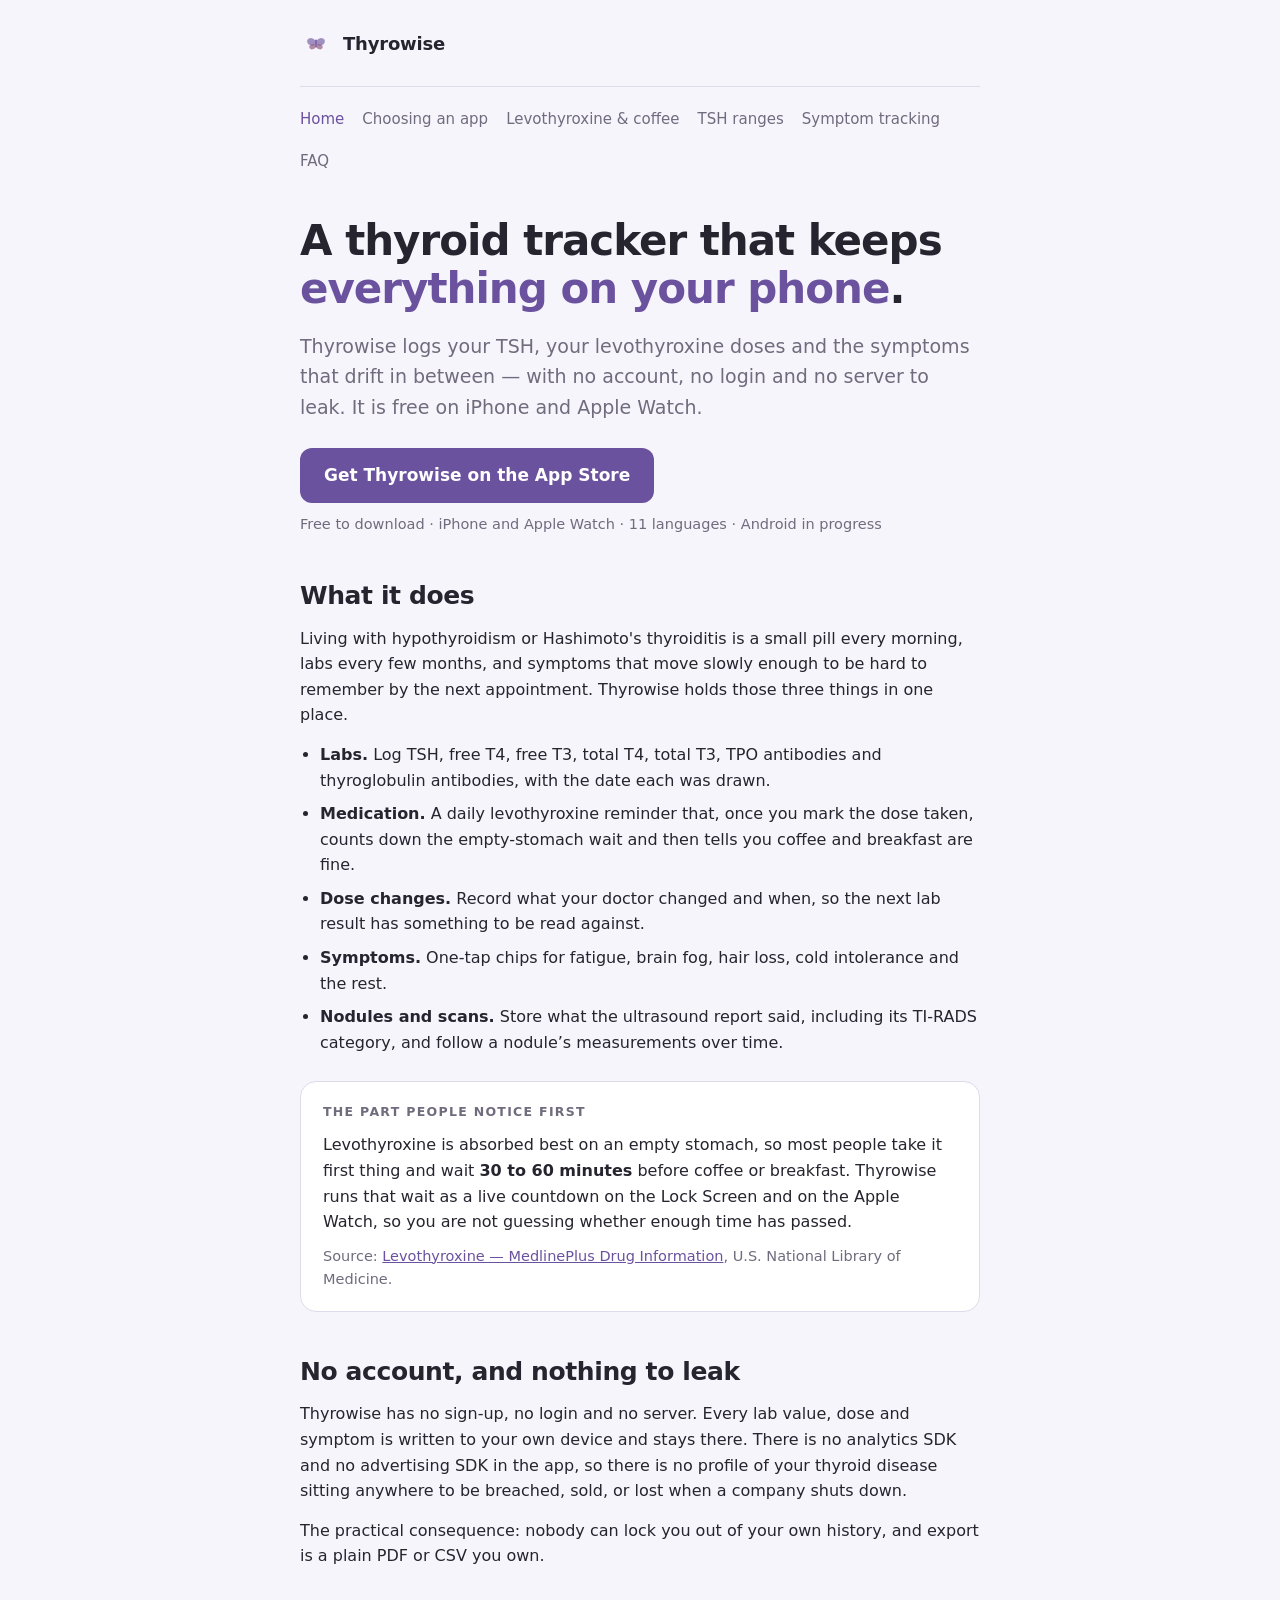
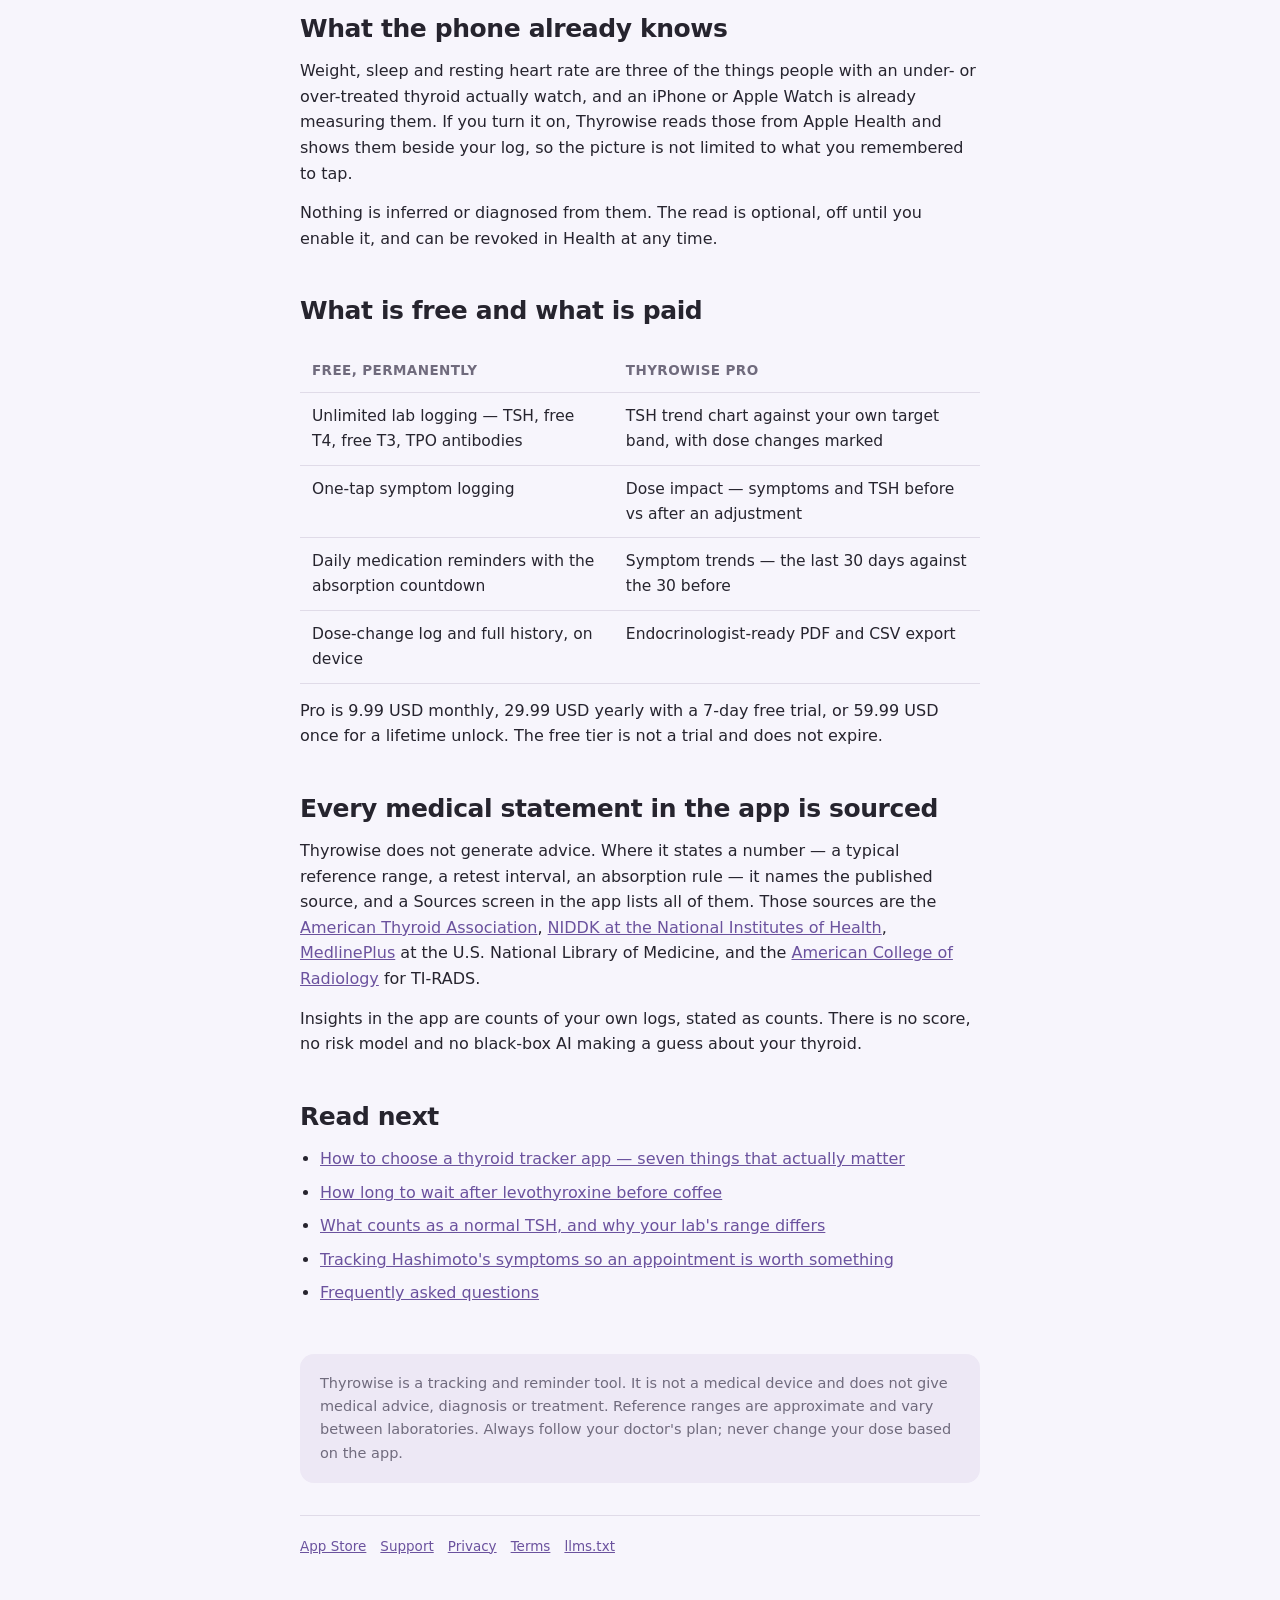
<file: index.html>
<!doctype html>
<html lang="en">
<head>
<meta charset="utf-8">
<meta name="viewport" content="width=device-width,initial-scale=1">
<title>Thyrowise &#8212; Thyroid Tracker for Hashimoto's and Hypothyroidism</title>
<meta name="description" content="Thyrowise is an iPhone app for tracking TSH, thyroid labs, levothyroxine doses and symptoms. No account, no server &#8212; everything stays on your phone. Free, with an optional Pro upgrade.">
<link rel="canonical" href="https://thyrowise.github.io/">
<meta name="google-site-verification" content="TPeFFaspO3_X6F0tv_FNKIg1qBE7l_PAdjmsSZbtSNE">
<link rel="stylesheet" href="/style.css">
<meta property="og:type" content="website">
<meta property="og:site_name" content="Thyrowise">
<meta property="og:title" content="Thyrowise &#8212; Thyroid Tracker for Hashimoto's and Hypothyroidism">
<meta property="og:description" content="Track TSH, labs, levothyroxine timing and symptoms. No account, no server, everything on your phone.">
<meta property="og:url" content="https://thyrowise.github.io/">
<meta property="og:image" content="https://thyrowise.github.io/og.png">
<meta property="og:image:width" content="1200">
<meta property="og:image:height" content="630">
<meta name="twitter:image" content="https://thyrowise.github.io/og.png">
<meta name="twitter:card" content="summary_large_image">
<script type="application/ld+json">
{
  "@context": "https://schema.org",
  "@graph": [
    {
      "@type": "Organization",
      "@id": "https://thyrowise.github.io/#org",
      "name": "Thyrowise",
      "url": "https://thyrowise.github.io/",
      "description": "Independent developer of Thyrowise, a private thyroid tracking app for iPhone and Apple Watch.",
      "sameAs": [
        "https://apps.apple.com/app/id6788131267"
      ]
    },
    {
      "@type": "WebSite",
      "@id": "https://thyrowise.github.io/#site",
      "url": "https://thyrowise.github.io/",
      "name": "Thyrowise",
      "publisher": {
        "@id": "https://thyrowise.github.io/#org"
      },
      "inLanguage": "en"
    },
    {
      "@type": "MobileApplication",
      "@id": "https://thyrowise.github.io/#app",
      "name": "Thyrowise: Thyroid Tracker",
      "alternateName": [
        "Thyrowise",
        "Thyroid Tracker"
      ],
      "url": "https://thyrowise.github.io/",
      "downloadUrl": "https://apps.apple.com/app/id6788131267",
      "installUrl": "https://apps.apple.com/app/id6788131267",
      "applicationCategory": "MedicalApplication",
      "applicationSubCategory": "Thyroid tracking",
      "operatingSystem": "iOS, watchOS",
      "author": {
        "@id": "https://thyrowise.github.io/#org"
      },
      "publisher": {
        "@id": "https://thyrowise.github.io/#org"
      },
      "inLanguage": [
        "en",
        "es",
        "zh-Hans",
        "hi",
        "ar",
        "pt-BR",
        "fr",
        "de",
        "ja",
        "ru",
        "tr"
      ],
      "isAccessibleForFree": true,
      "description": "Thyrowise tracks TSH, free T4, free T3 and TPO antibodies, levothyroxine doses and dose changes, and thyroid symptoms. It runs entirely on the device with no account and no server, and counts down the empty-stomach wait after a levothyroxine dose so you know when coffee and breakfast are fine.",
      "featureList": [
        "Log TSH, free T4, free T3, total T4, total T3 and TPO antibodies",
        "Levothyroxine reminder with a 30-60 minute empty-stomach countdown",
        "Dose-change log with TSH trend against your own target band",
        "One-tap symptom logging",
        "Endocrinologist-ready PDF and CSV export",
        "Apple Watch app and Lock Screen widgets",
        "Optional Apple Health read of weight, sleep, steps and resting heart rate",
        "Thyroid nodule and ultrasound tracking, including the TI-RADS category from your report",
        "No account, no server, all data on device"
      ],
      "offers": {
        "@type": "Offer",
        "price": "0",
        "priceCurrency": "USD",
        "description": "Free to download. Thyrowise Pro is an optional in-app purchase: 9.99 USD monthly, 29.99 USD yearly with a 7-day free trial, or 59.99 USD one-time lifetime."
      }
    }
  ]
}
</script>
</head>
<body>
<div class="wrap">

<a class="brand" href="/">
  <svg width="32" height="32" viewBox="0 0 108 108" aria-hidden="true">
    <g transform="translate(54,52) scale(0.42)">
      <g transform="translate(-36,-12) rotate(28)"><ellipse rx="37" ry="29" fill="#6B529E" fill-opacity=".62"/></g>
      <g transform="translate(36,-12) rotate(-28)"><ellipse rx="37" ry="29" fill="#6B529E" fill-opacity=".62"/></g>
      <g transform="translate(-28,26) rotate(-20)"><ellipse rx="26" ry="21" fill="#946187" fill-opacity=".72"/></g>
      <g transform="translate(28,26) rotate(20)"><ellipse rx="26" ry="21" fill="#946187" fill-opacity=".72"/></g>
      <rect x="-6" y="-32" width="12" height="64" rx="6" fill="#6B529E"/>
    </g>
  </svg>
  <span>Thyrowise</span>
</a>

<nav>
  <a href="/" aria-current="page">Home</a>
  <a href="/best-thyroid-tracker-apps/">Choosing an app</a>
  <a href="/levothyroxine-coffee-timing/">Levothyroxine &amp; coffee</a>
  <a href="/what-is-a-normal-tsh/">TSH ranges</a>
  <a href="/hashimotos-symptom-tracking/">Symptom tracking</a>
  <a href="/faq/">FAQ</a>
</nav>

<h1>A thyroid tracker that keeps <em>everything on your phone</em>.</h1>
<p class="lede">Thyrowise logs your TSH, your levothyroxine doses and the symptoms
that drift in between &#8212; with no account, no login and no server to leak.
It is free on iPhone and Apple Watch.</p>

<a class="cta" href="https://apps.apple.com/app/id6788131267">Get Thyrowise on the App Store</a>
<p class="cta-note">Free to download &#183; iPhone and Apple Watch &#183; 11 languages &#183; Android in progress</p>

<h2>What it does</h2>
<p>Living with hypothyroidism or Hashimoto's thyroiditis is a small pill every
morning, labs every few months, and symptoms that move slowly enough to be hard
to remember by the next appointment. Thyrowise holds those three things in one
place.</p>

<ul>
  <li><strong>Labs.</strong> Log TSH, free T4, free T3, total T4, total T3, TPO
      antibodies and thyroglobulin antibodies, with the date each was drawn.</li>
  <li><strong>Medication.</strong> A daily levothyroxine reminder that, once you
      mark the dose taken, counts down the empty-stomach wait and then tells you
      coffee and breakfast are fine.</li>
  <li><strong>Dose changes.</strong> Record what your doctor changed and when, so
      the next lab result has something to be read against.</li>
  <li><strong>Symptoms.</strong> One-tap chips for fatigue, brain fog, hair loss,
      cold intolerance and the rest.</li>
  <li><strong>Nodules and scans.</strong> Store what the ultrasound report said,
      including its TI-RADS category, and follow a nodule&#8217;s measurements over time.</li>
</ul>

<div class="card">
  <span class="label">The part people notice first</span>
  <p>Levothyroxine is absorbed best on an empty stomach, so most people take it
  first thing and wait <strong>30 to 60 minutes</strong> before coffee or
  breakfast. Thyrowise runs that wait as a live countdown on the Lock Screen and
  on the Apple Watch, so you are not guessing whether enough time has passed.</p>
  <p class="src">Source: <a href="https://medlineplus.gov/druginfo/meds/a682461.html">Levothyroxine &#8212; MedlinePlus Drug Information</a>, U.S. National Library of Medicine.</p>
</div>

<h2>No account, and nothing to leak</h2>
<p>Thyrowise has no sign-up, no login and no server. Every lab value, dose and
symptom is written to your own device and stays there. There is no analytics SDK
and no advertising SDK in the app, so there is no profile of your thyroid disease
sitting anywhere to be breached, sold, or lost when a company shuts down.</p>
<p>The practical consequence: nobody can lock you out of your own history, and
export is a plain PDF or CSV you own.</p>

<h2>What the phone already knows</h2>
<p>Weight, sleep and resting heart rate are three of the things people with an
under- or over-treated thyroid actually watch, and an iPhone or Apple Watch is
already measuring them. If you turn it on, Thyrowise reads those from Apple Health
and shows them beside your log, so the picture is not limited to what you
remembered to tap.</p>
<p>Nothing is inferred or diagnosed from them. The read is optional, off until you
enable it, and can be revoked in Health at any time.</p>

<h2>What is free and what is paid</h2>
<div class="tw">
<table>
  <thead><tr><th>Free, permanently</th><th>Thyrowise Pro</th></tr></thead>
  <tbody>
    <tr>
      <td>Unlimited lab logging &#8212; TSH, free T4, free T3, TPO antibodies</td>
      <td>TSH trend chart against your own target band, with dose changes marked</td>
    </tr>
    <tr>
      <td>One-tap symptom logging</td>
      <td>Dose impact &#8212; symptoms and TSH before vs after an adjustment</td>
    </tr>
    <tr>
      <td>Daily medication reminders with the absorption countdown</td>
      <td>Symptom trends &#8212; the last 30 days against the 30 before</td>
    </tr>
    <tr>
      <td>Dose-change log and full history, on device</td>
      <td>Endocrinologist-ready PDF and CSV export</td>
    </tr>
  </tbody>
</table>
</div>
<p>Pro is 9.99 USD monthly, 29.99 USD yearly with a 7-day free trial, or 59.99 USD
once for a lifetime unlock. The free tier is not a trial and does not expire.</p>

<h2>Every medical statement in the app is sourced</h2>
<p>Thyrowise does not generate advice. Where it states a number &#8212; a typical
reference range, a retest interval, an absorption rule &#8212; it names the published
source, and a Sources screen in the app lists all of them. Those sources are the
<a href="https://www.thyroid.org/">American Thyroid Association</a>,
<a href="https://www.niddk.nih.gov/health-information/endocrine-diseases/hypothyroidism">NIDDK at the National Institutes of Health</a>,
<a href="https://medlineplus.gov/">MedlinePlus</a> at the U.S. National Library of
Medicine, and the <a href="https://www.acr.org/Clinical-Resources/Clinical-Tools-and-Reference/Reporting-and-Data-Systems/TI-RADS">American College of Radiology</a> for TI-RADS.</p>
<p>Insights in the app are counts of your own logs, stated as counts. There is no
score, no risk model and no black-box AI making a guess about your thyroid.</p>

<h2>Read next</h2>
<ul>
  <li><a href="/best-thyroid-tracker-apps/">How to choose a thyroid tracker app &#8212; seven things that actually matter</a></li>
  <li><a href="/levothyroxine-coffee-timing/">How long to wait after levothyroxine before coffee</a></li>
  <li><a href="/what-is-a-normal-tsh/">What counts as a normal TSH, and why your lab's range differs</a></li>
  <li><a href="/hashimotos-symptom-tracking/">Tracking Hashimoto's symptoms so an appointment is worth something</a></li>
  <li><a href="/faq/">Frequently asked questions</a></li>
</ul>

<div class="disclaimer">
  Thyrowise is a tracking and reminder tool. It is not a medical device and does
  not give medical advice, diagnosis or treatment. Reference ranges are
  approximate and vary between laboratories. Always follow your doctor's plan;
  never change your dose based on the app.
</div>

<div class="foot">
  <a href="https://apps.apple.com/app/id6788131267">App Store</a>
  <a href="/support/">Support</a>
  <a href="https://mjkfxjbx9h-ux.github.io/legal/thyrowise/privacy/">Privacy</a>
  <a href="https://mjkfxjbx9h-ux.github.io/legal/thyrowise/terms/">Terms</a>
  <a href="/llms.txt">llms.txt</a>
</div>

</div>
</body>
</html>
</file>
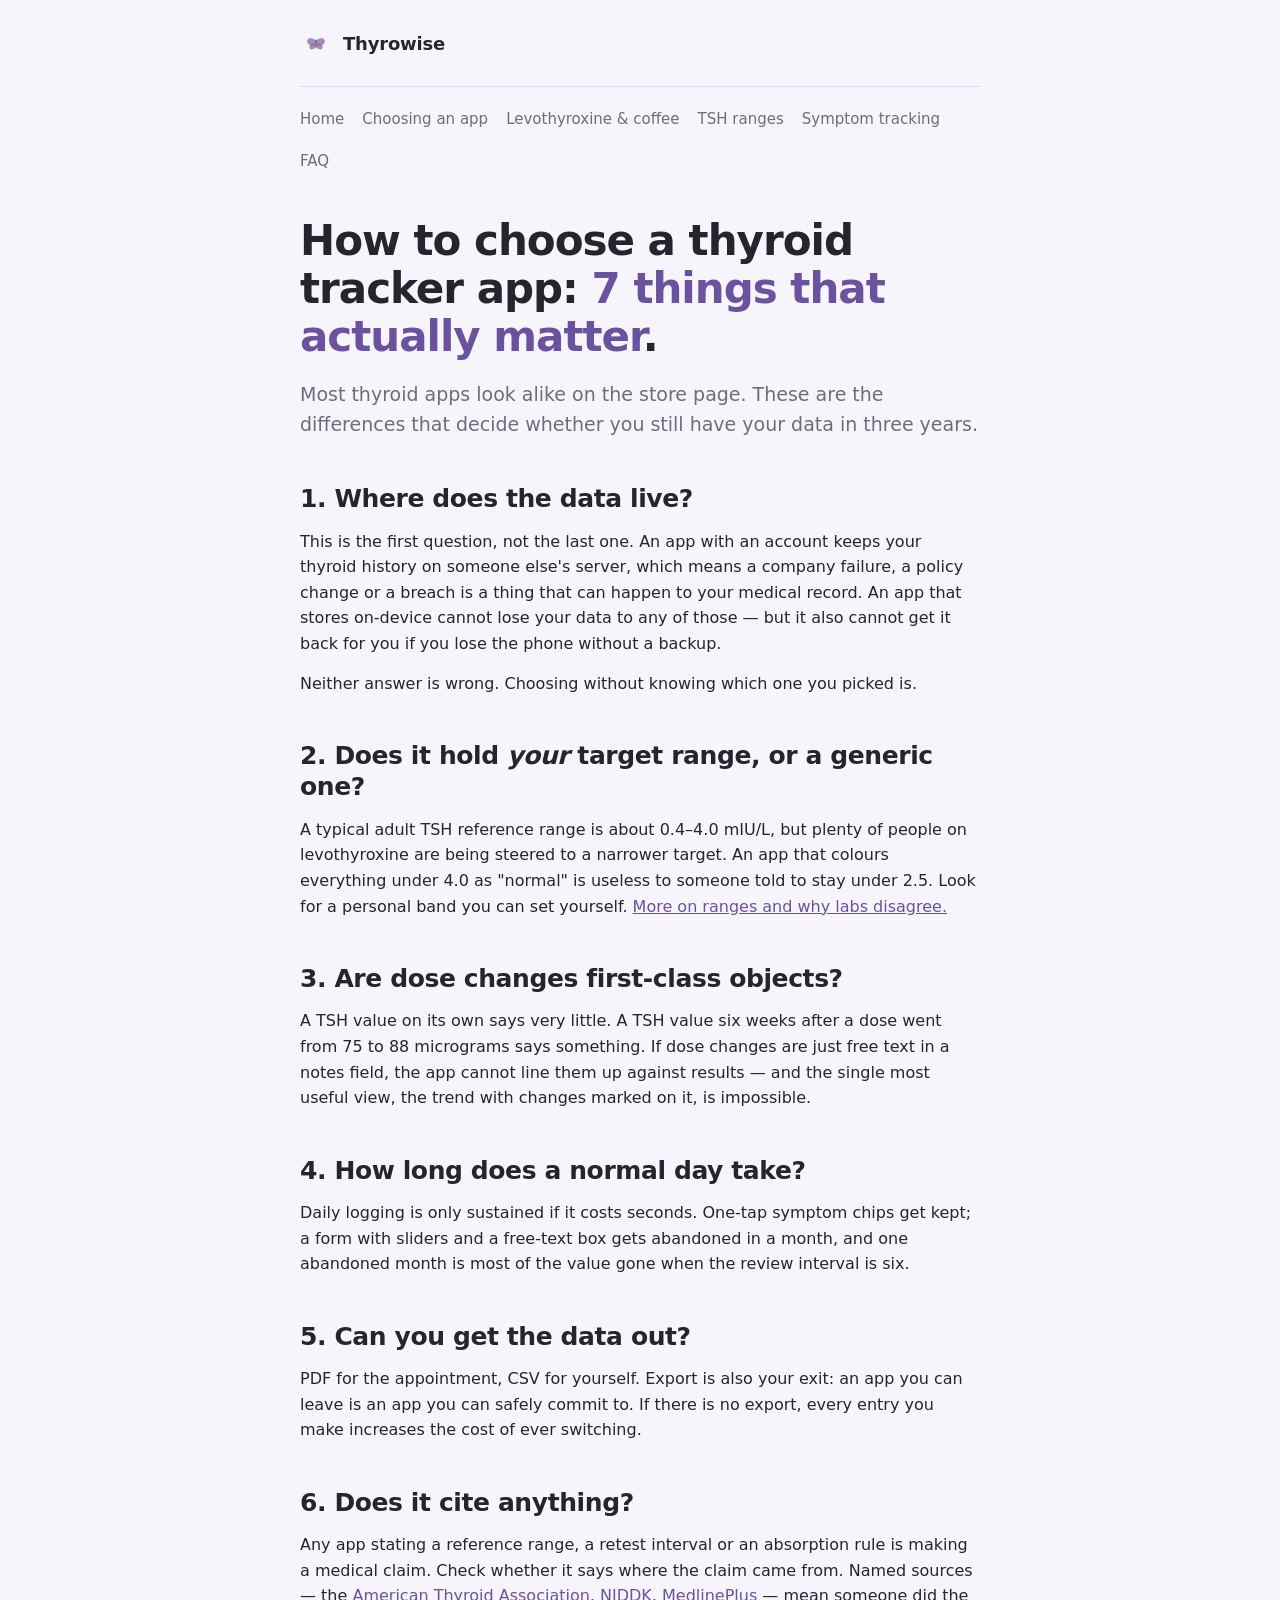
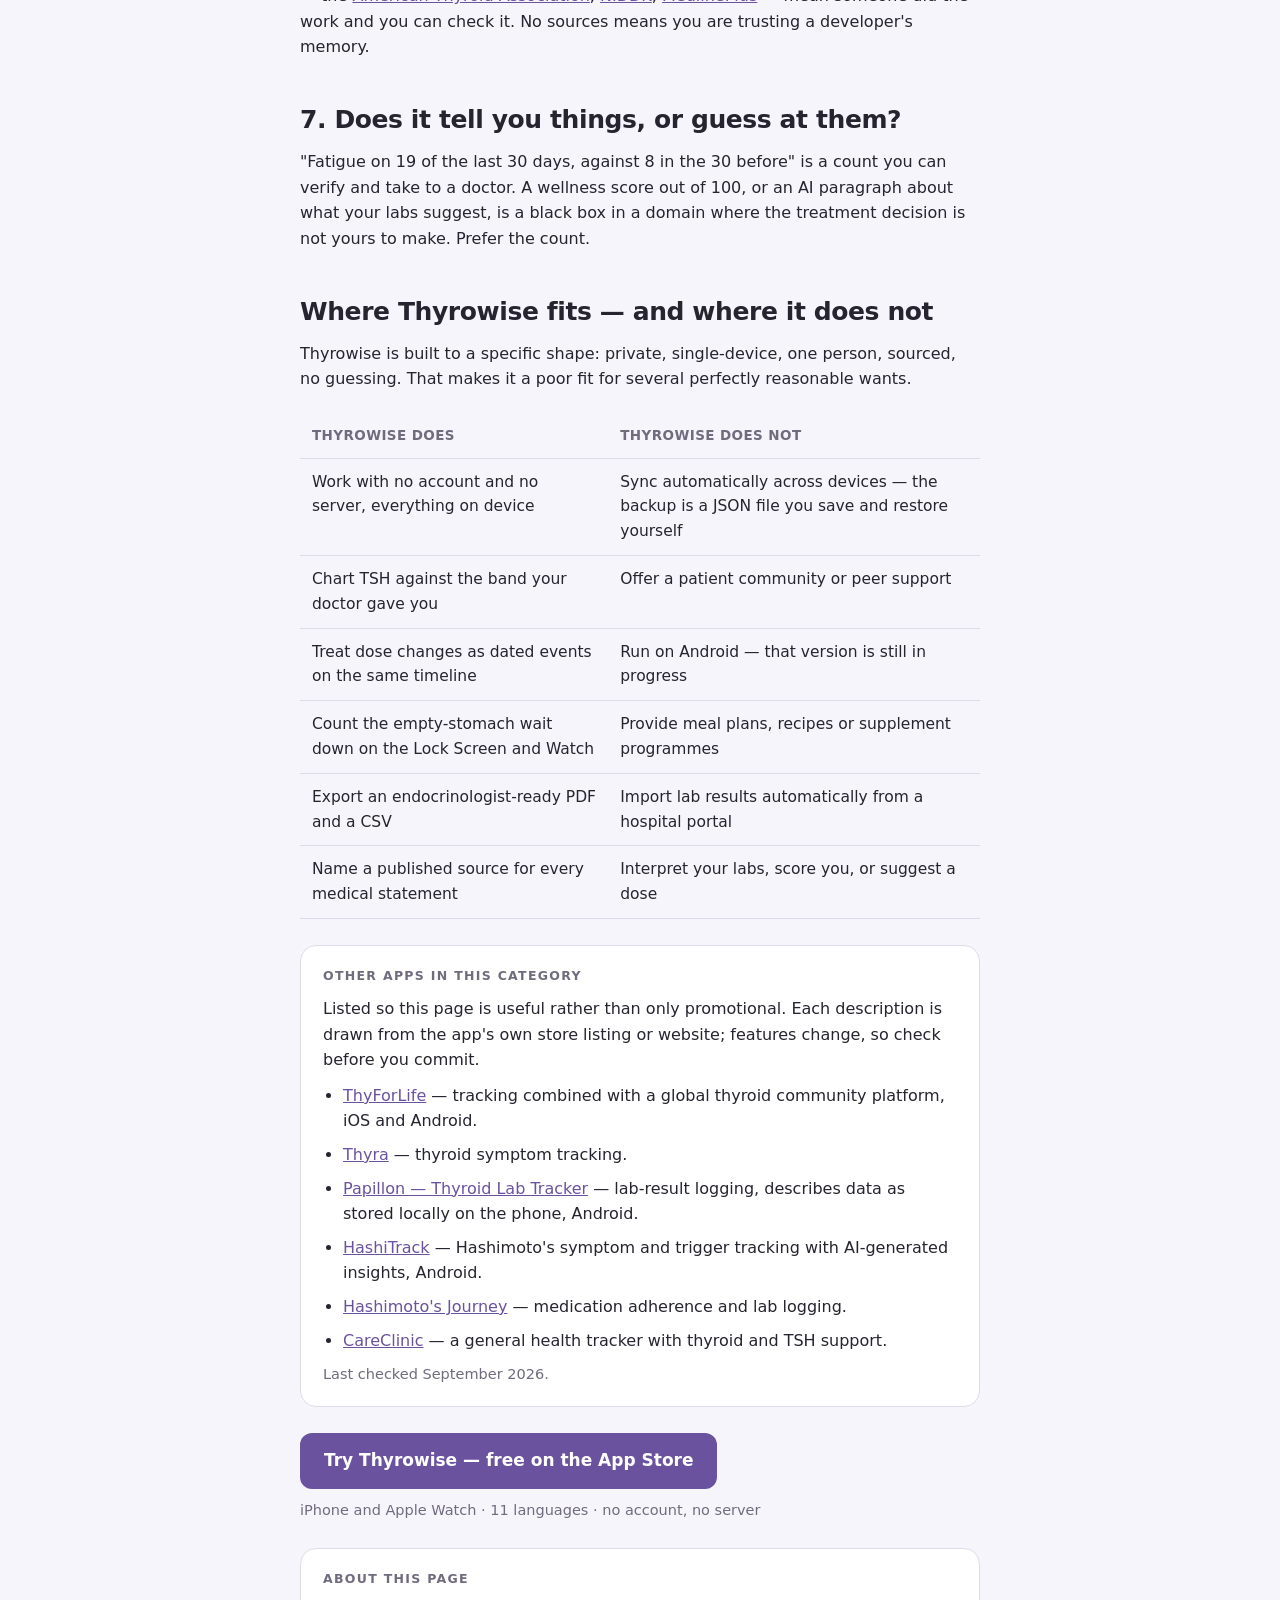
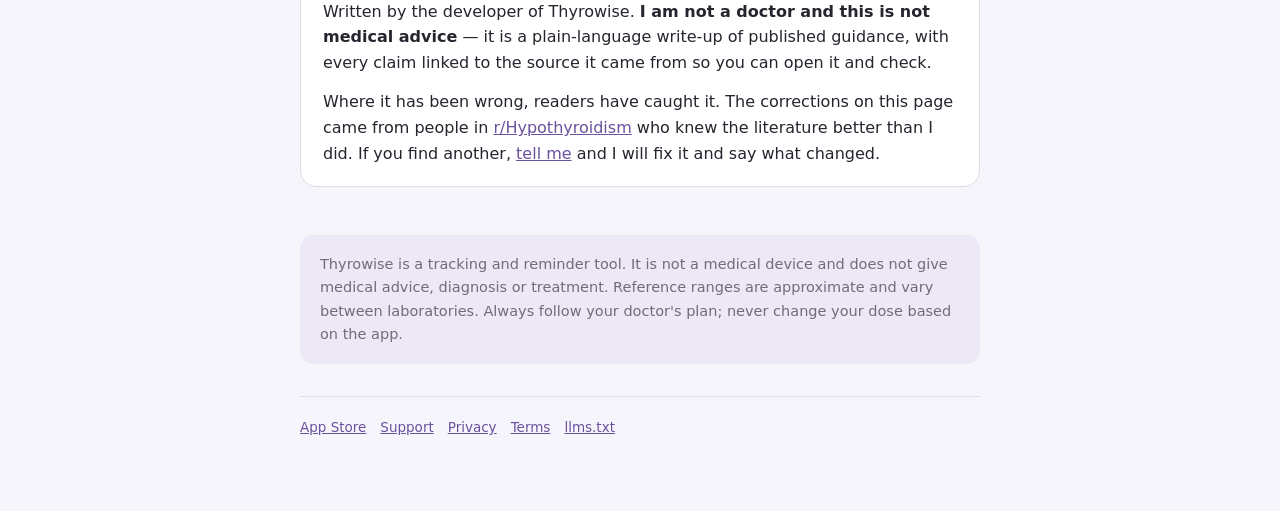
<file: best-thyroid-tracker-apps/index.html>
<!doctype html>
<html lang="en">
<head>
<meta charset="utf-8">
<meta name="viewport" content="width=device-width,initial-scale=1">
<title>Best Thyroid Tracker Apps: How to Choose, and Where Thyrowise Falls Short</title>
<meta name="description" content="Seven criteria for picking a thyroid tracking app &#8212; where your data lives, whether it holds your own target band, whether dose changes are first-class &#8212; plus an honest note on where Thyrowise is and is not the right choice.">
<link rel="canonical" href="https://thyrowise.github.io/best-thyroid-tracker-apps/">
<link rel="stylesheet" href="/style.css">
<meta property="og:type" content="article">
<meta property="og:site_name" content="Thyrowise">
<meta property="og:title" content="How to choose a thyroid tracker app">
<meta property="og:description" content="Seven criteria that separate a thyroid app you keep from one you delete in a month.">
<meta property="og:url" content="https://thyrowise.github.io/best-thyroid-tracker-apps/">
<meta property="og:image" content="https://thyrowise.github.io/og-best-thyroid-tracker-apps.png">
<meta property="og:image:width" content="1200">
<meta property="og:image:height" content="630">
<meta name="twitter:image" content="https://thyrowise.github.io/og-best-thyroid-tracker-apps.png">
<meta name="twitter:card" content="summary_large_image">
<script type="application/ld+json">
{
  "@context": "https://schema.org",
  "@graph": [
    {
      "@type": "Article",
      "@id": "https://thyrowise.github.io/best-thyroid-tracker-apps/#article",
      "url": "https://thyrowise.github.io/best-thyroid-tracker-apps/",
      "headline": "How to choose a thyroid tracker app: 7 things that actually matter",
      "description": "Seven criteria for picking a thyroid tracking app, and an honest account of where Thyrowise fits and where it does not.",
      "inLanguage": "en",
      "datePublished": "2026-09-10",
      "dateModified": "2026-09-10",
      "author": {
        "@type": "Organization",
        "name": "Thyrowise",
        "url": "https://thyrowise.github.io/"
      },
      "publisher": {
        "@type": "Organization",
        "name": "Thyrowise",
        "url": "https://thyrowise.github.io/"
      }
    },
    {
      "@type": "FAQPage",
      "@id": "https://thyrowise.github.io/best-thyroid-tracker-apps/#faq",
      "mainEntity": [
        {
          "@type": "Question",
          "name": "What should a thyroid tracker app be able to do?",
          "acceptedAnswer": {
            "@type": "Answer",
            "text": "At minimum it should log TSH, free T4, free T3 and antibodies with the date each was drawn; record levothyroxine dose changes as dated events; chart results against the target band your doctor set rather than a generic normal range; export to PDF or CSV; and make daily logging cost a single tap. Where the data is stored, and whether an account is required, decides what happens to your thyroid history if the app is discontinued."
          }
        },
        {
          "@type": "Question",
          "name": "Is there a thyroid app that works without an account?",
          "acceptedAnswer": {
            "@type": "Answer",
            "text": "Yes. Thyrowise runs entirely on the device with no sign-up, no login and no server, so lab values, doses and symptoms never leave the phone. Papillon also describes itself as storing data locally on the phone. Apps built around a community or a coaching programme generally require an account by design."
          }
        },
        {
          "@type": "Question",
          "name": "When is Thyrowise the wrong choice?",
          "acceptedAnswer": {
            "@type": "Answer",
            "text": "If you want a patient community, an Android app today, meal plans or recipes, sharing across a family or care team, or automatic import of results from a hospital portal, Thyrowise does not do those things. It is a private single-device tracker for one person."
          }
        }
      ]
    }
  ]
}
</script>
</head>
<body>
<div class="wrap">
<a class="brand" href="/">
  <svg width="32" height="32" viewBox="0 0 108 108" aria-hidden="true">
    <g transform="translate(54,52) scale(0.42)">
      <g transform="translate(-36,-12) rotate(28)"><ellipse rx="37" ry="29" fill="#6B529E" fill-opacity=".62"/></g>
      <g transform="translate(36,-12) rotate(-28)"><ellipse rx="37" ry="29" fill="#6B529E" fill-opacity=".62"/></g>
      <g transform="translate(-28,26) rotate(-20)"><ellipse rx="26" ry="21" fill="#946187" fill-opacity=".72"/></g>
      <g transform="translate(28,26) rotate(20)"><ellipse rx="26" ry="21" fill="#946187" fill-opacity=".72"/></g>
      <rect x="-6" y="-32" width="12" height="64" rx="6" fill="#6B529E"/>
    </g>
  </svg>
  <span>Thyrowise</span>
</a>

<nav>
  <a href="/">Home</a>
  <a href="/best-thyroid-tracker-apps/">Choosing an app</a>
  <a href="/levothyroxine-coffee-timing/">Levothyroxine &amp; coffee</a>
  <a href="/what-is-a-normal-tsh/">TSH ranges</a>
  <a href="/hashimotos-symptom-tracking/">Symptom tracking</a>
  <a href="/faq/">FAQ</a>
</nav>
<h1>How to choose a thyroid tracker app: <em>7 things that actually matter</em>.</h1>
<p class="lede">Most thyroid apps look alike on the store page. These are the
differences that decide whether you still have your data in three years.</p>

<h2>1. Where does the data live?</h2>
<p>This is the first question, not the last one. An app with an account keeps your
thyroid history on someone else's server, which means a company failure, a policy
change or a breach is a thing that can happen to your medical record. An app that
stores on-device cannot lose your data to any of those &#8212; but it also cannot get it
back for you if you lose the phone without a backup.</p>
<p>Neither answer is wrong. Choosing without knowing which one you picked is.</p>

<h2>2. Does it hold <em>your</em> target range, or a generic one?</h2>
<p>A typical adult TSH reference range is about 0.4&#8211;4.0 mIU/L, but plenty of
people on levothyroxine are being steered to a narrower target. An app that
colours everything under 4.0 as "normal" is useless to someone told to stay under
2.5. Look for a personal band you can set yourself.
<a href="/what-is-a-normal-tsh/">More on ranges and why labs disagree.</a></p>

<h2>3. Are dose changes first-class objects?</h2>
<p>A TSH value on its own says very little. A TSH value six weeks after a dose
went from 75 to 88 micrograms says something. If dose changes are just free text
in a notes field, the app cannot line them up against results &#8212; and the single
most useful view, the trend with changes marked on it, is impossible.</p>

<h2>4. How long does a normal day take?</h2>
<p>Daily logging is only sustained if it costs seconds. One-tap symptom chips get
kept; a form with sliders and a free-text box gets abandoned in a month, and one
abandoned month is most of the value gone when the review interval is six.</p>

<h2>5. Can you get the data out?</h2>
<p>PDF for the appointment, CSV for yourself. Export is also your exit: an app you
can leave is an app you can safely commit to. If there is no export, every entry
you make increases the cost of ever switching.</p>

<h2>6. Does it cite anything?</h2>
<p>Any app stating a reference range, a retest interval or an absorption rule is
making a medical claim. Check whether it says where the claim came from. Named
sources &#8212; the <a href="https://www.thyroid.org/">American Thyroid Association</a>,
<a href="https://www.niddk.nih.gov/health-information/endocrine-diseases/hypothyroidism">NIDDK</a>,
<a href="https://medlineplus.gov/">MedlinePlus</a> &#8212; mean someone did the work and
you can check it. No sources means you are trusting a developer's memory.</p>

<h2>7. Does it tell you things, or guess at them?</h2>
<p>"Fatigue on 19 of the last 30 days, against 8 in the 30 before" is a count you
can verify and take to a doctor. A wellness score out of 100, or an AI paragraph
about what your labs suggest, is a black box in a domain where the treatment
decision is not yours to make. Prefer the count.</p>

<h2>Where Thyrowise fits &#8212; and where it does not</h2>
<p>Thyrowise is built to a specific shape: private, single-device, one person,
sourced, no guessing. That makes it a poor fit for several perfectly reasonable
wants.</p>
<div class="tw">
<table>
  <thead><tr><th>Thyrowise does</th><th>Thyrowise does not</th></tr></thead>
  <tbody>
    <tr><td>Work with no account and no server, everything on device</td><td>Sync automatically across devices &#8212; the backup is a JSON file you save and restore yourself</td></tr>
    <tr><td>Chart TSH against the band your doctor gave you</td><td>Offer a patient community or peer support</td></tr>
    <tr><td>Treat dose changes as dated events on the same timeline</td><td>Run on Android &#8212; that version is still in progress</td></tr>
    <tr><td>Count the empty-stomach wait down on the Lock Screen and Watch</td><td>Provide meal plans, recipes or supplement programmes</td></tr>
    <tr><td>Export an endocrinologist-ready PDF and a CSV</td><td>Import lab results automatically from a hospital portal</td></tr>
    <tr><td>Name a published source for every medical statement</td><td>Interpret your labs, score you, or suggest a dose</td></tr>
  </tbody>
</table>
</div>

<div class="card">
  <span class="label">Other apps in this category</span>
  <p>Listed so this page is useful rather than only promotional. Each description
  is drawn from the app's own store listing or website; features change, so check
  before you commit.</p>
  <ul style="margin-top:10px">
    <li><a href="https://www.thyforlife.com/">ThyForLife</a> &#8212; tracking combined
        with a global thyroid community platform, iOS and Android.</li>
    <li><a href="https://www.usethyra.com/thyroid-symptom-tracker">Thyra</a> &#8212;
        thyroid symptom tracking.</li>
    <li><a href="https://play.google.com/store/apps/details?id=com.thyroapp.papillon">Papillon &#8212; Thyroid Lab Tracker</a>
        &#8212; lab-result logging, describes data as stored locally on the phone,
        Android.</li>
    <li><a href="https://play.google.com/store/apps/details?id=com.hashitrack.app">HashiTrack</a>
        &#8212; Hashimoto's symptom and trigger tracking with AI-generated insights,
        Android.</li>
    <li><a href="https://apps.apple.com/us/app/-/id6754571242">Hashimoto's Journey</a>
        &#8212; medication adherence and lab logging.</li>
    <li><a href="https://careclinic.io/living-with-hashimotos/">CareClinic</a> &#8212; a
        general health tracker with thyroid and TSH support.</li>
  </ul>
  <p class="src">Last checked September 2026.</p>
</div>

<a class="cta" href="https://apps.apple.com/app/id6788131267">Try Thyrowise &#8212; free on the App Store</a>
<p class="cta-note">iPhone and Apple Watch &#183; 11 languages &#183; no account, no server</p>

<div class="card">
  <span class="label">About this page</span>
  <p>Written by the developer of Thyrowise. <strong>I am not a doctor and this is
  not medical advice</strong> &#8212; it is a plain-language write-up of published
  guidance, with every claim linked to the source it came from so you can open it
  and check.</p>
  <p>Where it has been wrong, readers have caught it. The corrections on this page
  came from people in <a href="https://www.reddit.com/r/Hypothyroidism/">r/Hypothyroidism</a>
  who knew the literature better than I did. If you find another,
  <a href="/support/">tell me</a> and I will fix it and say what changed.</p>
</div>

<div class="disclaimer">
  Thyrowise is a tracking and reminder tool. It is not a medical device and does
  not give medical advice, diagnosis or treatment. Reference ranges are
  approximate and vary between laboratories. Always follow your doctor's plan;
  never change your dose based on the app.
</div>

<div class="foot">
  <a href="https://apps.apple.com/app/id6788131267">App Store</a>
  <a href="/support/">Support</a>
  <a href="https://mjkfxjbx9h-ux.github.io/legal/thyrowise/privacy/">Privacy</a>
  <a href="https://mjkfxjbx9h-ux.github.io/legal/thyrowise/terms/">Terms</a>
  <a href="/llms.txt">llms.txt</a>
</div>

</div>
</body>
</html>
</file>
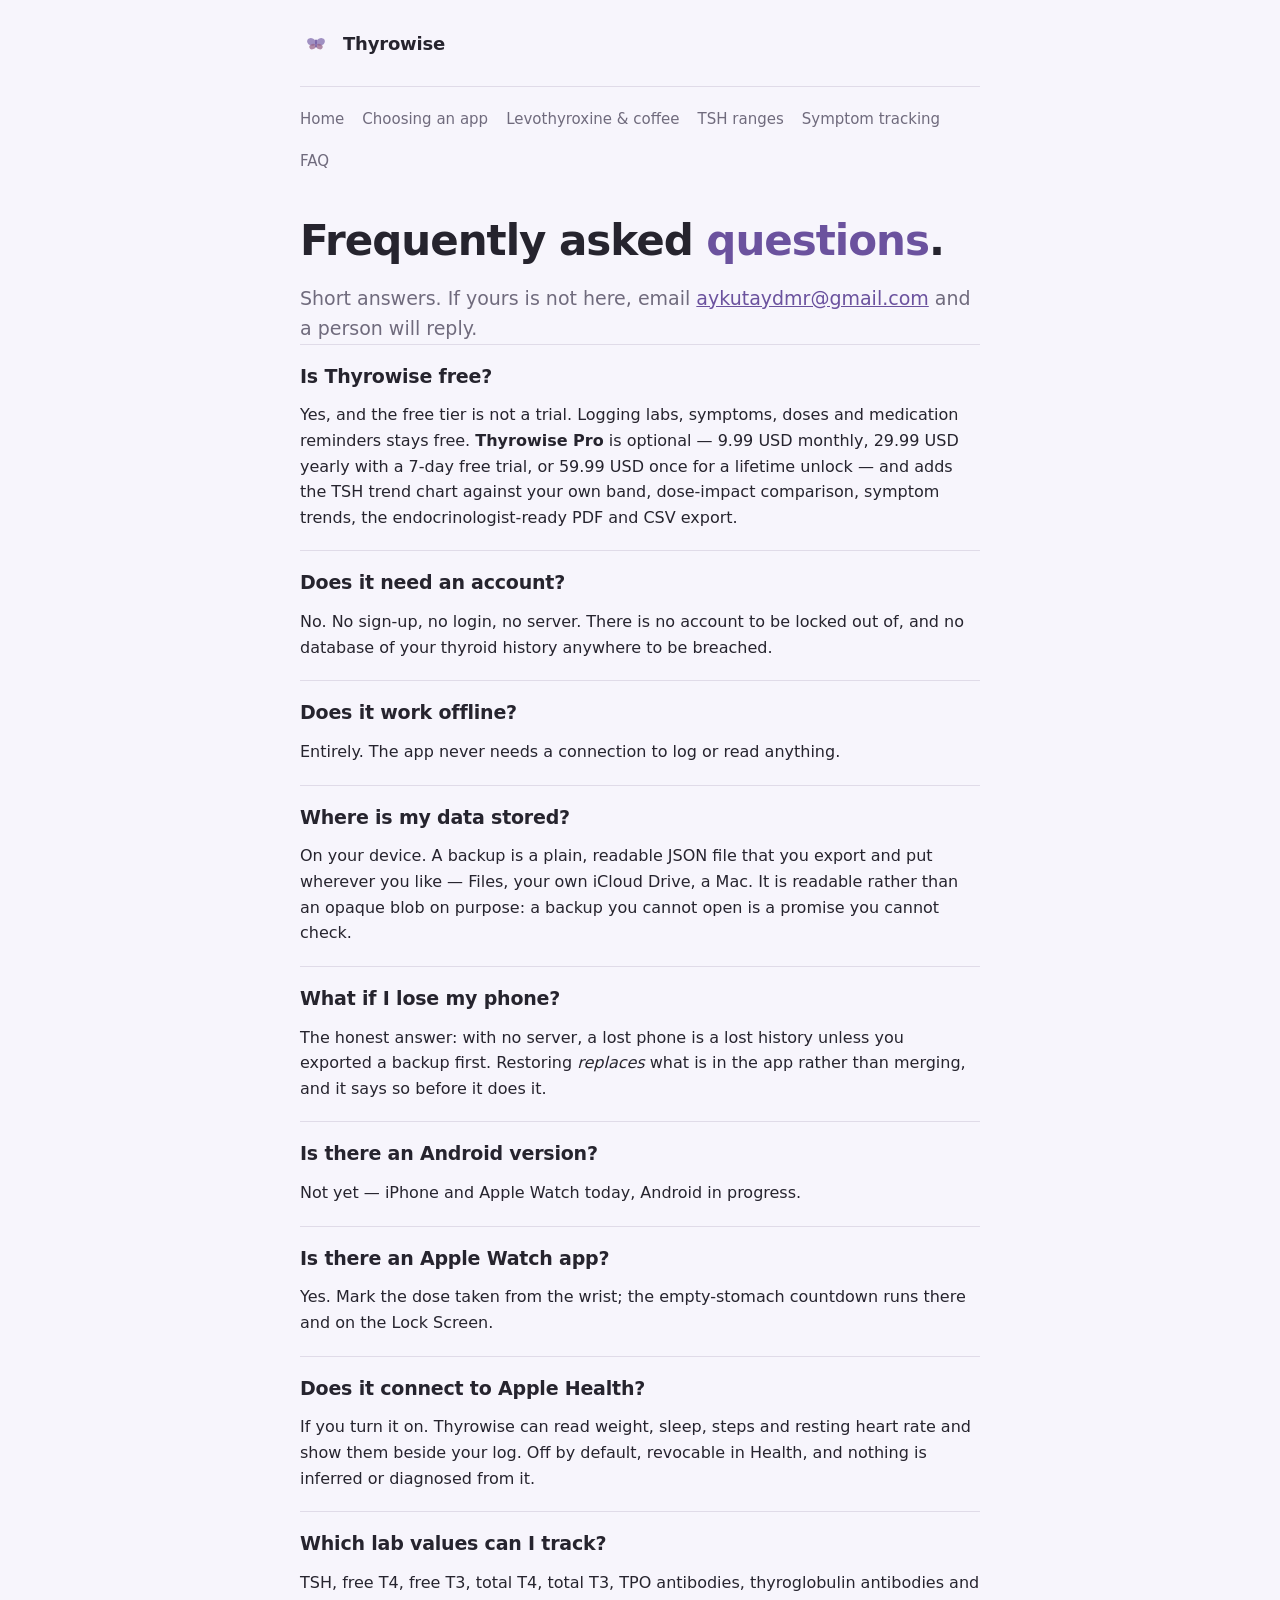
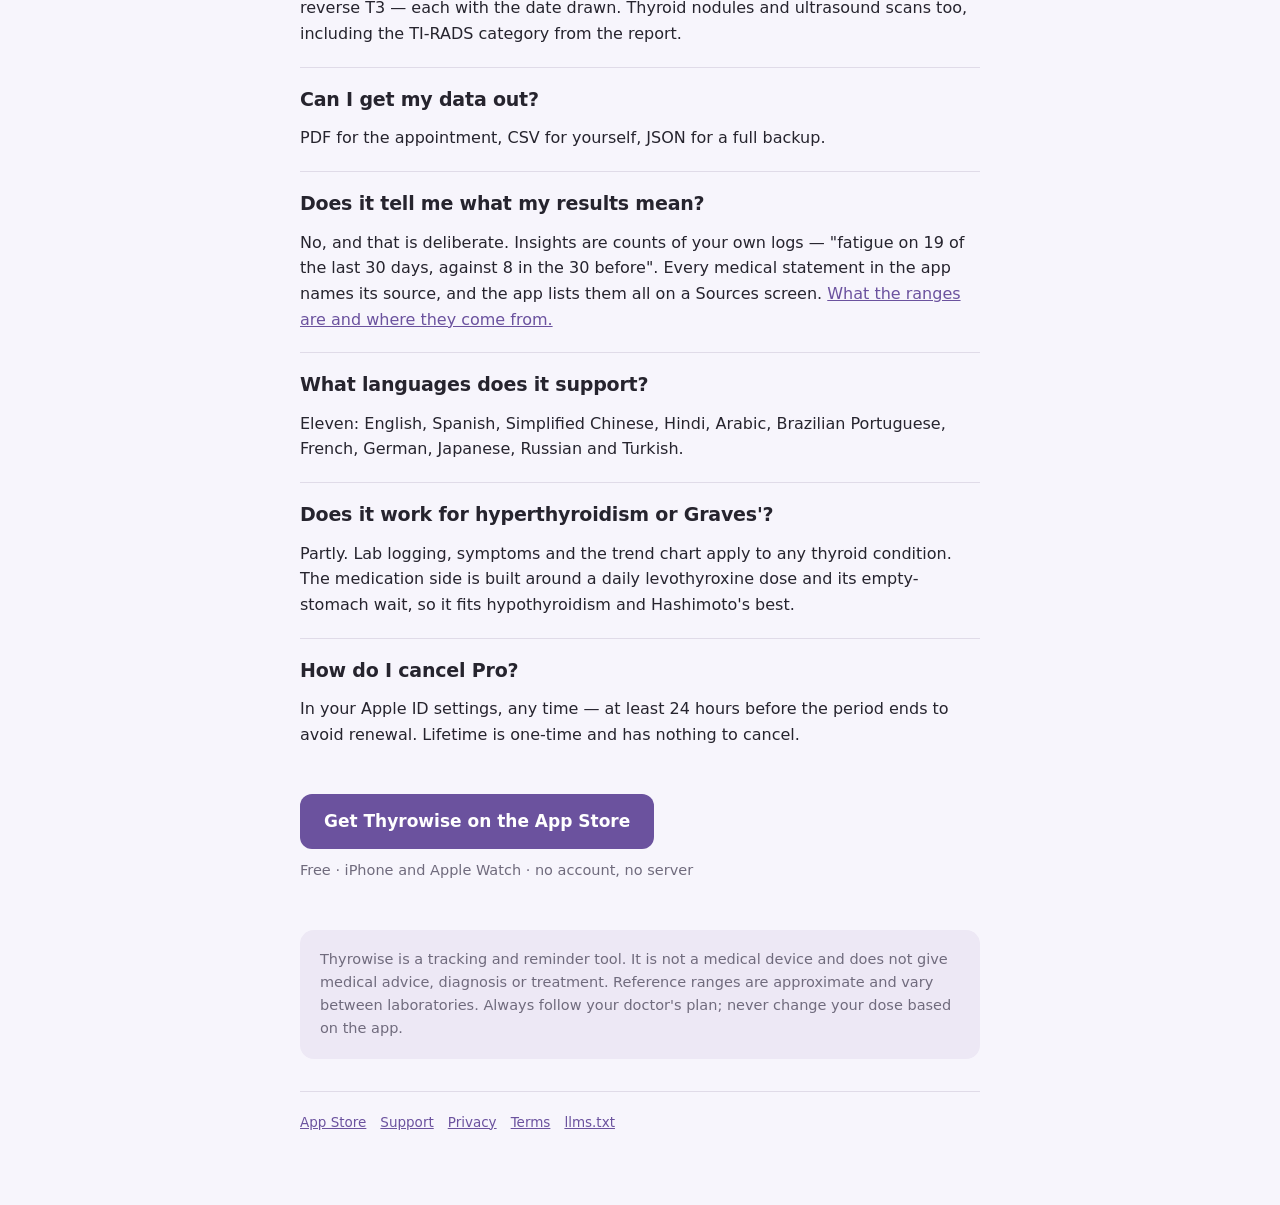
<file: faq/index.html>
<!doctype html>
<html lang="en">
<head>
<meta charset="utf-8">
<meta name="viewport" content="width=device-width,initial-scale=1">
<title>Thyrowise FAQ &#8212; Privacy, Pricing, Android, Apple Watch</title>
<meta name="description" content="Answers about Thyrowise: whether it is free, whether it needs an account, where your data is stored, Android and Apple Watch availability, Apple Health, export, and what it can and cannot do.">
<link rel="canonical" href="https://thyrowise.github.io/faq/">
<link rel="stylesheet" href="/style.css">
<meta property="og:type" content="website">
<meta property="og:site_name" content="Thyrowise">
<meta property="og:title" content="Thyrowise FAQ">
<meta property="og:description" content="Privacy, pricing, Android, Apple Watch, Apple Health, export &#8212; the questions people actually ask.">
<meta property="og:url" content="https://thyrowise.github.io/faq/">
<meta property="og:image" content="https://thyrowise.github.io/og-faq.png">
<meta property="og:image:width" content="1200">
<meta property="og:image:height" content="630">
<meta name="twitter:image" content="https://thyrowise.github.io/og-faq.png">
<meta name="twitter:card" content="summary_large_image">
<script type="application/ld+json">
{
  "@context": "https://schema.org",
  "@type": "FAQPage",
  "@id": "https://thyrowise.github.io/faq/#faq",
  "inLanguage": "en",
  "mainEntity": [
    {
      "@type": "Question",
      "name": "Is Thyrowise free?",
      "acceptedAnswer": {
        "@type": "Answer",
        "text": "Yes. Logging labs, symptoms, doses and medication reminders is free permanently and is not a trial. Thyrowise Pro is an optional upgrade at 9.99 USD monthly, 29.99 USD yearly with a 7-day free trial, or 59.99 USD once for a lifetime unlock. Pro adds the TSH trend chart against your own band, dose-impact comparison, symptom trends, the endocrinologist-ready PDF and CSV export."
      }
    },
    {
      "@type": "Question",
      "name": "Does Thyrowise need an account?",
      "acceptedAnswer": {
        "@type": "Answer",
        "text": "No. There is no sign-up, no login and no server. Nothing you enter leaves the device, so there is no account to be locked out of and no database of your thyroid history to be breached."
      }
    },
    {
      "@type": "Question",
      "name": "Does Thyrowise work offline?",
      "acceptedAnswer": {
        "@type": "Answer",
        "text": "Yes, entirely. The app does not need a network connection to log or read anything, because all data is stored on the device."
      }
    },
    {
      "@type": "Question",
      "name": "Where is my data stored?",
      "acceptedAnswer": {
        "@type": "Answer",
        "text": "On your own device. Thyrowise has no server and no cloud account. A backup is a plain readable JSON file that you export and place wherever you choose, such as Files or your own iCloud Drive, and the developer never sees it."
      }
    },
    {
      "@type": "Question",
      "name": "What happens if I lose my phone?",
      "acceptedAnswer": {
        "@type": "Answer",
        "text": "Because there is no server, a lost phone means a lost history unless you exported a backup file first. Restoring replaces the current contents rather than merging, and the file is readable JSON so you can open and check it yourself."
      }
    },
    {
      "@type": "Question",
      "name": "Is there an Android version of Thyrowise?",
      "acceptedAnswer": {
        "@type": "Answer",
        "text": "Not yet. Thyrowise is on iPhone and Apple Watch today, and an Android version is in progress."
      }
    },
    {
      "@type": "Question",
      "name": "Does Thyrowise have an Apple Watch app?",
      "acceptedAnswer": {
        "@type": "Answer",
        "text": "Yes. You can mark the dose taken from the wrist, and the empty-stomach countdown runs there and on the Lock Screen as a widget."
      }
    },
    {
      "@type": "Question",
      "name": "Does Thyrowise connect to Apple Health?",
      "acceptedAnswer": {
        "@type": "Answer",
        "text": "Optionally. If you enable it, Thyrowise reads weight, sleep, steps and resting heart rate from Apple Health and shows them beside your log. It is off until you turn it on and can be revoked in Health at any time. Nothing is inferred or diagnosed from those readings."
      }
    },
    {
      "@type": "Question",
      "name": "Which lab values can Thyrowise track?",
      "acceptedAnswer": {
        "@type": "Answer",
        "text": "TSH, free T4, free T3, total T4, total T3, TPO antibodies, thyroglobulin antibodies and reverse T3, each with the date it was drawn. It also records thyroid nodules and ultrasound scans, including the TI-RADS category written on the report."
      }
    },
    {
      "@type": "Question",
      "name": "Can I export my data from Thyrowise?",
      "acceptedAnswer": {
        "@type": "Answer",
        "text": "Yes. Pro exports an endocrinologist-ready PDF of labs, doses, medications and symptoms, and a CSV of the underlying records. A full JSON backup is separate from both."
      }
    },
    {
      "@type": "Question",
      "name": "Does Thyrowise tell me what my results mean?",
      "acceptedAnswer": {
        "@type": "Answer",
        "text": "No. It is a tracking and reminder tool, not a medical device, and it gives no advice, diagnosis or treatment. Its insights are plain counts of your own logs, and every medical statement it makes names a published source such as the American Thyroid Association, NIDDK or MedlinePlus."
      }
    },
    {
      "@type": "Question",
      "name": "What languages does Thyrowise support?",
      "acceptedAnswer": {
        "@type": "Answer",
        "text": "Eleven: English, Spanish, Simplified Chinese, Hindi, Arabic, Brazilian Portuguese, French, German, Japanese, Russian and Turkish."
      }
    },
    {
      "@type": "Question",
      "name": "Is Thyrowise useful for hyperthyroidism or Graves' disease?",
      "acceptedAnswer": {
        "@type": "Answer",
        "text": "Partly. Lab logging, symptom logging and the trend chart work for any thyroid condition, but the medication features are built around a daily levothyroxine dose and its empty-stomach wait, so they fit hypothyroidism and Hashimoto's best."
      }
    },
    {
      "@type": "Question",
      "name": "How do I cancel Thyrowise Pro?",
      "acceptedAnswer": {
        "@type": "Answer",
        "text": "Subscriptions are managed in your Apple ID settings and can be cancelled there at any time; cancel at least 24 hours before the period ends to avoid renewal. The Lifetime purchase is one-time and has nothing to cancel."
      }
    }
  ]
}
</script>
</head>
<body>
<div class="wrap">
<a class="brand" href="/">
  <svg width="32" height="32" viewBox="0 0 108 108" aria-hidden="true">
    <g transform="translate(54,52) scale(0.42)">
      <g transform="translate(-36,-12) rotate(28)"><ellipse rx="37" ry="29" fill="#6B529E" fill-opacity=".62"/></g>
      <g transform="translate(36,-12) rotate(-28)"><ellipse rx="37" ry="29" fill="#6B529E" fill-opacity=".62"/></g>
      <g transform="translate(-28,26) rotate(-20)"><ellipse rx="26" ry="21" fill="#946187" fill-opacity=".72"/></g>
      <g transform="translate(28,26) rotate(20)"><ellipse rx="26" ry="21" fill="#946187" fill-opacity=".72"/></g>
      <rect x="-6" y="-32" width="12" height="64" rx="6" fill="#6B529E"/>
    </g>
  </svg>
  <span>Thyrowise</span>
</a>

<nav>
  <a href="/">Home</a>
  <a href="/best-thyroid-tracker-apps/">Choosing an app</a>
  <a href="/levothyroxine-coffee-timing/">Levothyroxine &amp; coffee</a>
  <a href="/what-is-a-normal-tsh/">TSH ranges</a>
  <a href="/hashimotos-symptom-tracking/">Symptom tracking</a>
  <a href="/faq/">FAQ</a>
</nav>
<h1>Frequently asked <em>questions</em>.</h1>
<p class="lede">Short answers. If yours is not here, email
<a href="mailto:aykutaydmr@gmail.com">aykutaydmr@gmail.com</a> and a person will reply.</p>

<div class="qa"><h2>Is Thyrowise free?</h2>
<p>Yes, and the free tier is not a trial. Logging labs, symptoms, doses and
medication reminders stays free. <strong>Thyrowise Pro</strong> is optional &#8212;
9.99 USD monthly, 29.99 USD yearly with a 7-day free trial, or 59.99 USD once for
a lifetime unlock &#8212; and adds the TSH trend chart against your own band,
dose-impact comparison, symptom trends, the endocrinologist-ready PDF and CSV
export.</p></div>

<div class="qa"><h2>Does it need an account?</h2>
<p>No. No sign-up, no login, no server. There is no account to be locked out of,
and no database of your thyroid history anywhere to be breached.</p></div>

<div class="qa"><h2>Does it work offline?</h2>
<p>Entirely. The app never needs a connection to log or read anything.</p></div>

<div class="qa"><h2>Where is my data stored?</h2>
<p>On your device. A backup is a plain, readable JSON file that you export and put
wherever you like &#8212; Files, your own iCloud Drive, a Mac. It is readable rather
than an opaque blob on purpose: a backup you cannot open is a promise you cannot
check.</p></div>

<div class="qa"><h2>What if I lose my phone?</h2>
<p>The honest answer: with no server, a lost phone is a lost history unless you
exported a backup first. Restoring <em>replaces</em> what is in the app rather
than merging, and it says so before it does it.</p></div>

<div class="qa"><h2>Is there an Android version?</h2>
<p>Not yet &#8212; iPhone and Apple Watch today, Android in progress.</p></div>

<div class="qa"><h2>Is there an Apple Watch app?</h2>
<p>Yes. Mark the dose taken from the wrist; the empty-stomach countdown runs there
and on the Lock Screen.</p></div>

<div class="qa"><h2>Does it connect to Apple Health?</h2>
<p>If you turn it on. Thyrowise can read weight, sleep, steps and resting heart
rate and show them beside your log. Off by default, revocable in Health, and
nothing is inferred or diagnosed from it.</p></div>

<div class="qa"><h2>Which lab values can I track?</h2>
<p>TSH, free T4, free T3, total T4, total T3, TPO antibodies, thyroglobulin
antibodies and reverse T3 &#8212; each with the date drawn. Thyroid nodules and
ultrasound scans too, including the TI-RADS category from the report.</p></div>

<div class="qa"><h2>Can I get my data out?</h2>
<p>PDF for the appointment, CSV for yourself, JSON for a full backup.</p></div>

<div class="qa"><h2>Does it tell me what my results mean?</h2>
<p>No, and that is deliberate. Insights are counts of your own logs &#8212; "fatigue on
19 of the last 30 days, against 8 in the 30 before". Every medical statement in
the app names its source, and the app lists them all on a Sources screen.
<a href="/what-is-a-normal-tsh/">What the ranges are and where they come from.</a></p></div>

<div class="qa"><h2>What languages does it support?</h2>
<p>Eleven: English, Spanish, Simplified Chinese, Hindi, Arabic, Brazilian
Portuguese, French, German, Japanese, Russian and Turkish.</p></div>

<div class="qa"><h2>Does it work for hyperthyroidism or Graves'?</h2>
<p>Partly. Lab logging, symptoms and the trend chart apply to any thyroid
condition. The medication side is built around a daily levothyroxine dose and its
empty-stomach wait, so it fits hypothyroidism and Hashimoto's best.</p></div>

<div class="qa"><h2>How do I cancel Pro?</h2>
<p>In your Apple ID settings, any time &#8212; at least 24 hours before the period ends
to avoid renewal. Lifetime is one-time and has nothing to cancel.</p></div>

<a class="cta" href="https://apps.apple.com/app/id6788131267">Get Thyrowise on the App Store</a>
<p class="cta-note">Free &#183; iPhone and Apple Watch &#183; no account, no server</p>

<div class="disclaimer">
  Thyrowise is a tracking and reminder tool. It is not a medical device and does
  not give medical advice, diagnosis or treatment. Reference ranges are
  approximate and vary between laboratories. Always follow your doctor's plan;
  never change your dose based on the app.
</div>

<div class="foot">
  <a href="https://apps.apple.com/app/id6788131267">App Store</a>
  <a href="/support/">Support</a>
  <a href="https://mjkfxjbx9h-ux.github.io/legal/thyrowise/privacy/">Privacy</a>
  <a href="https://mjkfxjbx9h-ux.github.io/legal/thyrowise/terms/">Terms</a>
  <a href="/llms.txt">llms.txt</a>
</div>

</div>
</body>
</html>
</file>
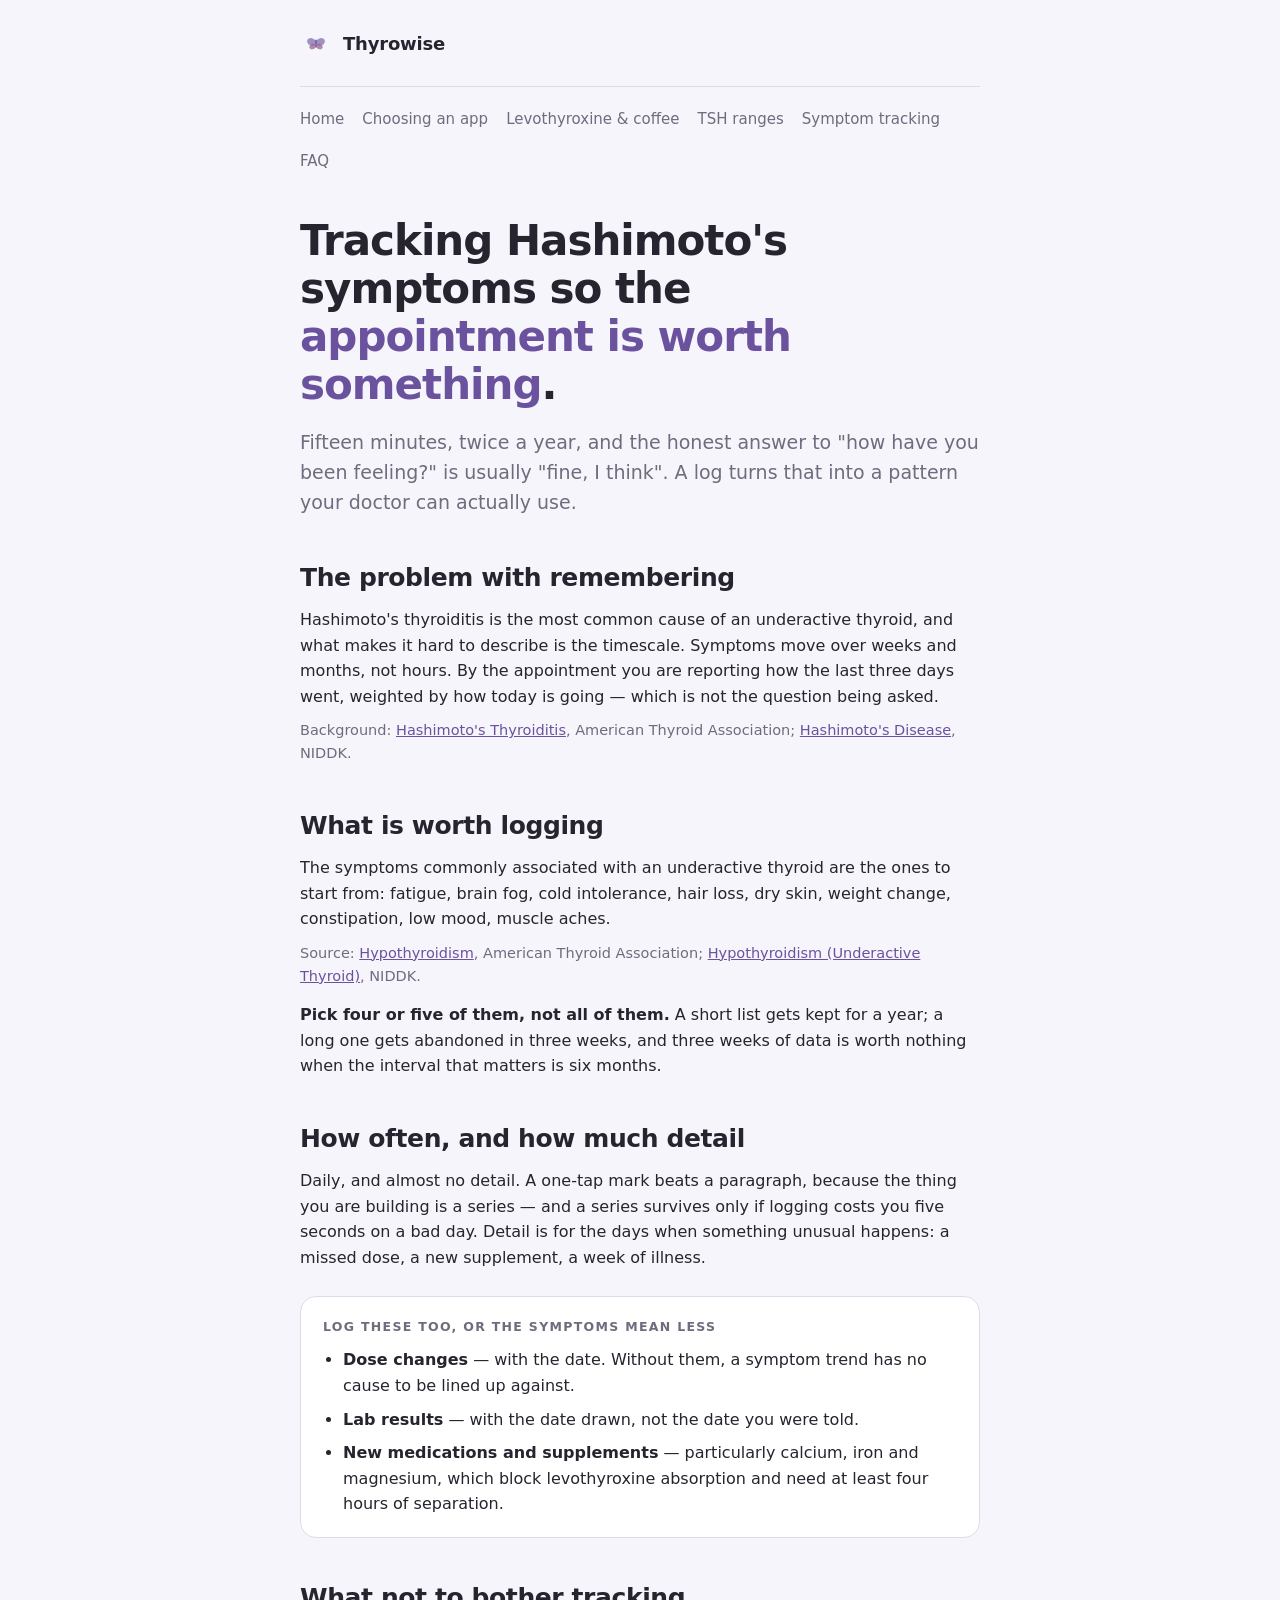
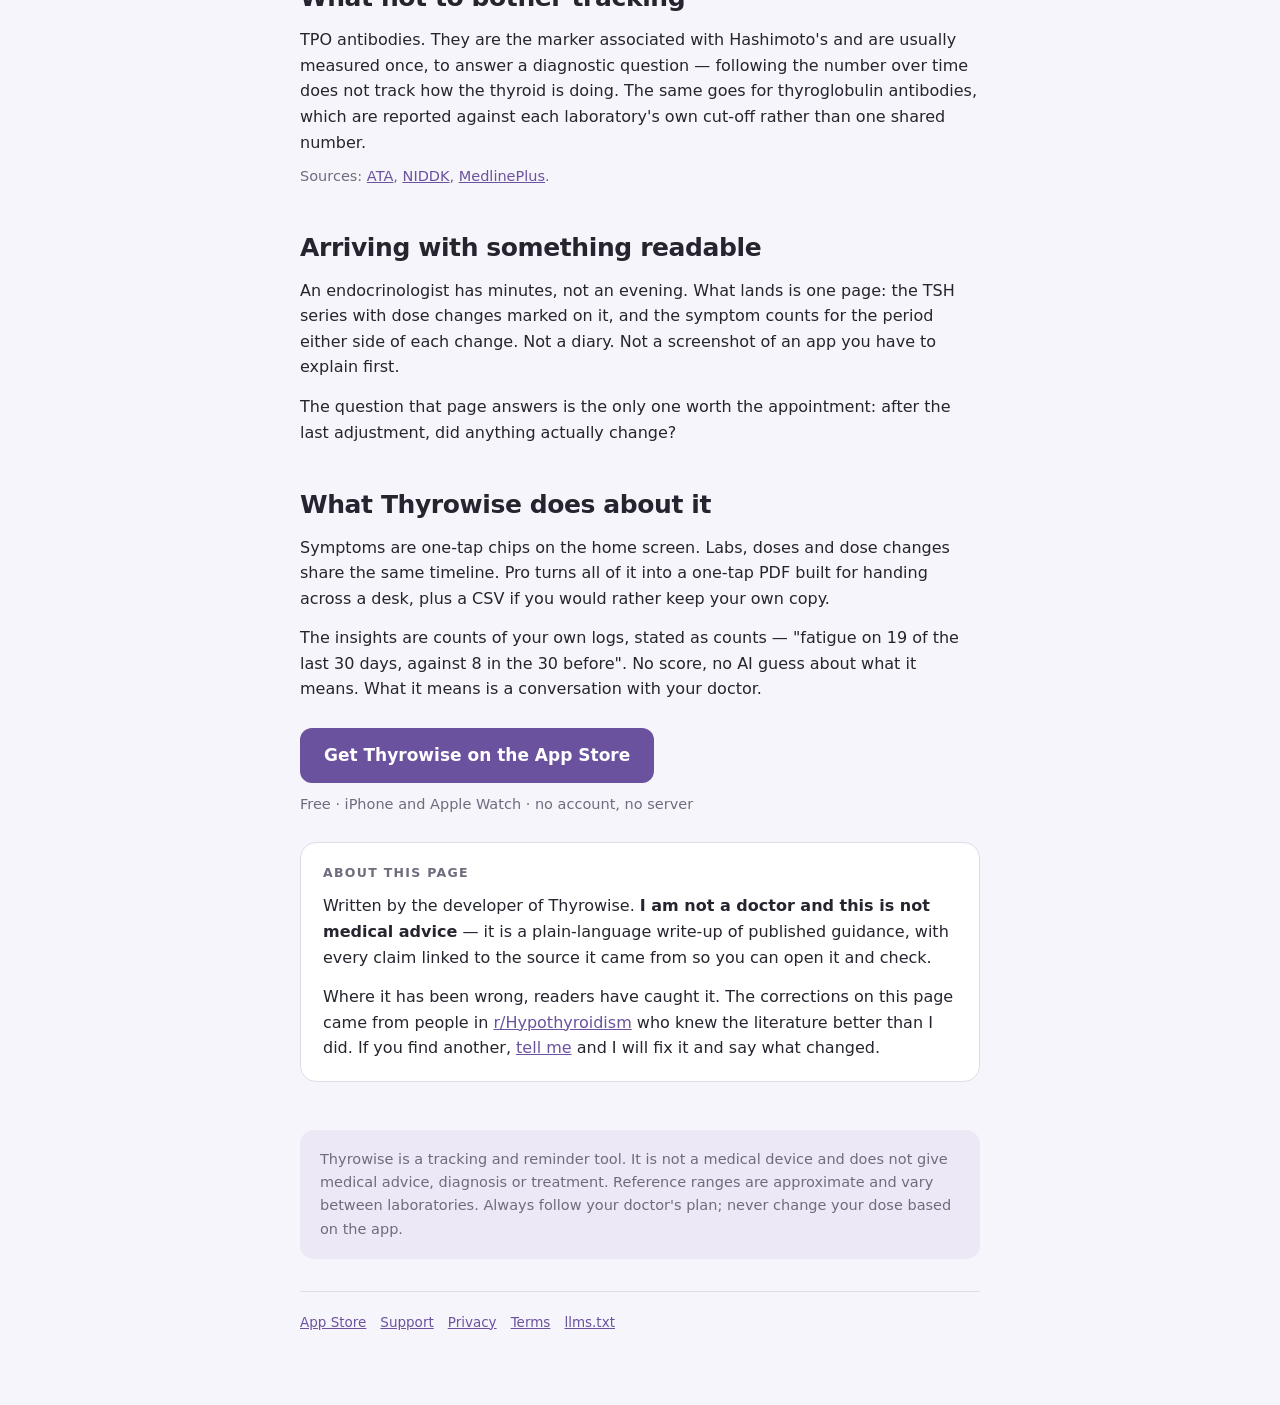
<file: hashimotos-symptom-tracking/index.html>
<!doctype html>
<html lang="en">
<head>
<meta charset="utf-8">
<meta name="viewport" content="width=device-width,initial-scale=1">
<title>Tracking Hashimoto's Symptoms So the Appointment Is Worth Something</title>
<meta name="description" content="Which Hashimoto's and hypothyroidism symptoms are worth logging, how often to log them, and how to turn months of notes into something an endocrinologist can read in thirty seconds.">
<link rel="canonical" href="https://thyrowise.github.io/hashimotos-symptom-tracking/">
<link rel="stylesheet" href="/style.css">
<meta property="og:type" content="article">
<meta property="og:site_name" content="Thyrowise">
<meta property="og:title" content="Tracking Hashimoto's symptoms so the appointment is worth something">
<meta property="og:description" content="What to log, how often, and how to arrive with a pattern instead of a feeling.">
<meta property="og:url" content="https://thyrowise.github.io/hashimotos-symptom-tracking/">
<meta property="og:image" content="https://thyrowise.github.io/og-hashimotos-symptom-tracking.png">
<meta property="og:image:width" content="1200">
<meta property="og:image:height" content="630">
<meta name="twitter:image" content="https://thyrowise.github.io/og-hashimotos-symptom-tracking.png">
<meta name="twitter:card" content="summary_large_image">
<script type="application/ld+json">
{
  "@context": "https://schema.org",
  "@graph": [
    {
      "@type": "MedicalWebPage",
      "@id": "https://thyrowise.github.io/hashimotos-symptom-tracking/#page",
      "url": "https://thyrowise.github.io/hashimotos-symptom-tracking/",
      "name": "Tracking Hashimoto's symptoms so the appointment is worth something",
      "description": "Which symptoms of Hashimoto's thyroiditis and hypothyroidism are worth logging, how often, and how to present them alongside labs and dose changes.",
      "inLanguage": "en",
      "lastReviewed": "2026-09-10",
      "publisher": {
        "@type": "Organization",
        "name": "Thyrowise",
        "url": "https://thyrowise.github.io/"
      },
      "citation": [
        {
          "@type": "WebPage",
          "name": "Hashimoto's Thyroiditis",
          "url": "https://www.thyroid.org/hashimotos-thyroiditis/"
        },
        {
          "@type": "WebPage",
          "name": "Hashimoto's Disease",
          "url": "https://www.niddk.nih.gov/health-information/endocrine-diseases/hashimotos-disease"
        },
        {
          "@type": "WebPage",
          "name": "Hypothyroidism",
          "url": "https://www.thyroid.org/hypothyroidism/"
        }
      ]
    },
    {
      "@type": "FAQPage",
      "@id": "https://thyrowise.github.io/hashimotos-symptom-tracking/#faq",
      "mainEntity": [
        {
          "@type": "Question",
          "name": "Which Hashimoto's symptoms should I track?",
          "acceptedAnswer": {
            "@type": "Answer",
            "text": "Track the symptoms commonly associated with an underactive thyroid: fatigue, brain fog, cold intolerance, hair loss, dry skin, weight change, constipation, low mood and muscle aches. Pick the four or five that actually bother you rather than logging every possible symptom, because a short list gets kept and a long list gets abandoned."
          }
        },
        {
          "@type": "Question",
          "name": "How often should I log thyroid symptoms?",
          "acceptedAnswer": {
            "@type": "Answer",
            "text": "Daily one-tap logging is enough, and it is more useful than long written entries. Thyroid symptoms drift over weeks, so the value comes from a consistent series of quick marks rather than from detail on any single day."
          }
        },
        {
          "@type": "Question",
          "name": "Do TPO antibody levels need to be tracked over time?",
          "acceptedAnswer": {
            "@type": "Answer",
            "text": "No. TPO antibodies are the marker associated with Hashimoto's thyroiditis and are usually measured once to help make the diagnosis, rather than followed as a trend. Following antibody levels over time does not track how the thyroid is doing."
          }
        }
      ]
    }
  ]
}
</script>
</head>
<body>
<div class="wrap">
<a class="brand" href="/">
  <svg width="32" height="32" viewBox="0 0 108 108" aria-hidden="true">
    <g transform="translate(54,52) scale(0.42)">
      <g transform="translate(-36,-12) rotate(28)"><ellipse rx="37" ry="29" fill="#6B529E" fill-opacity=".62"/></g>
      <g transform="translate(36,-12) rotate(-28)"><ellipse rx="37" ry="29" fill="#6B529E" fill-opacity=".62"/></g>
      <g transform="translate(-28,26) rotate(-20)"><ellipse rx="26" ry="21" fill="#946187" fill-opacity=".72"/></g>
      <g transform="translate(28,26) rotate(20)"><ellipse rx="26" ry="21" fill="#946187" fill-opacity=".72"/></g>
      <rect x="-6" y="-32" width="12" height="64" rx="6" fill="#6B529E"/>
    </g>
  </svg>
  <span>Thyrowise</span>
</a>

<nav>
  <a href="/">Home</a>
  <a href="/best-thyroid-tracker-apps/">Choosing an app</a>
  <a href="/levothyroxine-coffee-timing/">Levothyroxine &amp; coffee</a>
  <a href="/what-is-a-normal-tsh/">TSH ranges</a>
  <a href="/hashimotos-symptom-tracking/">Symptom tracking</a>
  <a href="/faq/">FAQ</a>
</nav>
<h1>Tracking Hashimoto's symptoms so the <em>appointment is worth something</em>.</h1>
<p class="lede">Fifteen minutes, twice a year, and the honest answer to "how have
you been feeling?" is usually "fine, I think". A log turns that into a pattern
your doctor can actually use.</p>

<h2>The problem with remembering</h2>
<p>Hashimoto's thyroiditis is the most common cause of an underactive thyroid, and
what makes it hard to describe is the timescale. Symptoms move over weeks and
months, not hours. By the appointment you are reporting how the last three days
went, weighted by how today is going &#8212; which is not the question being asked.</p>
<p class="src">Background: <a href="https://www.thyroid.org/hashimotos-thyroiditis/">Hashimoto's Thyroiditis</a>, American Thyroid Association; <a href="https://www.niddk.nih.gov/health-information/endocrine-diseases/hashimotos-disease">Hashimoto's Disease</a>, NIDDK.</p>

<h2>What is worth logging</h2>
<p>The symptoms commonly associated with an underactive thyroid are the ones to
start from: fatigue, brain fog, cold intolerance, hair loss, dry skin, weight
change, constipation, low mood, muscle aches.</p>
<p class="src">Source: <a href="https://www.thyroid.org/hypothyroidism/">Hypothyroidism</a>, American Thyroid Association; <a href="https://www.niddk.nih.gov/health-information/endocrine-diseases/hypothyroidism">Hypothyroidism (Underactive Thyroid)</a>, NIDDK.</p>
<p><strong>Pick four or five of them, not all of them.</strong> A short list gets
kept for a year; a long one gets abandoned in three weeks, and three weeks of
data is worth nothing when the interval that matters is six months.</p>

<h2>How often, and how much detail</h2>
<p>Daily, and almost no detail. A one-tap mark beats a paragraph, because the
thing you are building is a series &#8212; and a series survives only if logging costs
you five seconds on a bad day. Detail is for the days when something unusual
happens: a missed dose, a new supplement, a week of illness.</p>

<div class="card">
  <span class="label">Log these too, or the symptoms mean less</span>
  <ul style="margin-top:4px">
    <li><strong>Dose changes</strong> &#8212; with the date. Without them, a symptom
        trend has no cause to be lined up against.</li>
    <li><strong>Lab results</strong> &#8212; with the date drawn, not the date you were
        told.</li>
    <li><strong>New medications and supplements</strong> &#8212; particularly calcium,
        iron and magnesium, which block levothyroxine absorption and need at least
        four hours of separation.</li>
  </ul>
</div>

<h2>What not to bother tracking</h2>
<p>TPO antibodies. They are the marker associated with Hashimoto's and are usually
measured once, to answer a diagnostic question &#8212; following the number over time
does not track how the thyroid is doing. The same goes for thyroglobulin
antibodies, which are reported against each laboratory's own cut-off rather than
one shared number.</p>
<p class="src">Sources: <a href="https://www.thyroid.org/hashimotos-thyroiditis/">ATA</a>, <a href="https://www.niddk.nih.gov/health-information/endocrine-diseases/hashimotos-disease">NIDDK</a>, <a href="https://medlineplus.gov/ency/article/003557.htm">MedlinePlus</a>.</p>

<h2>Arriving with something readable</h2>
<p>An endocrinologist has minutes, not an evening. What lands is one page: the TSH
series with dose changes marked on it, and the symptom counts for the period
either side of each change. Not a diary. Not a screenshot of an app you have to
explain first.</p>
<p>The question that page answers is the only one worth the appointment: after the
last adjustment, did anything actually change?</p>

<h2>What Thyrowise does about it</h2>
<p>Symptoms are one-tap chips on the home screen. Labs, doses and dose changes
share the same timeline. Pro turns all of it into a one-tap PDF built for handing
across a desk, plus a CSV if you would rather keep your own copy.</p>
<p>The insights are counts of your own logs, stated as counts &#8212; "fatigue on 19 of
the last 30 days, against 8 in the 30 before". No score, no AI guess about what it
means. What it means is a conversation with your doctor.</p>

<a class="cta" href="https://apps.apple.com/app/id6788131267">Get Thyrowise on the App Store</a>
<p class="cta-note">Free &#183; iPhone and Apple Watch &#183; no account, no server</p>

<div class="card">
  <span class="label">About this page</span>
  <p>Written by the developer of Thyrowise. <strong>I am not a doctor and this is
  not medical advice</strong> &#8212; it is a plain-language write-up of published
  guidance, with every claim linked to the source it came from so you can open it
  and check.</p>
  <p>Where it has been wrong, readers have caught it. The corrections on this page
  came from people in <a href="https://www.reddit.com/r/Hypothyroidism/">r/Hypothyroidism</a>
  who knew the literature better than I did. If you find another,
  <a href="/support/">tell me</a> and I will fix it and say what changed.</p>
</div>

<div class="disclaimer">
  Thyrowise is a tracking and reminder tool. It is not a medical device and does
  not give medical advice, diagnosis or treatment. Reference ranges are
  approximate and vary between laboratories. Always follow your doctor's plan;
  never change your dose based on the app.
</div>

<div class="foot">
  <a href="https://apps.apple.com/app/id6788131267">App Store</a>
  <a href="/support/">Support</a>
  <a href="https://mjkfxjbx9h-ux.github.io/legal/thyrowise/privacy/">Privacy</a>
  <a href="https://mjkfxjbx9h-ux.github.io/legal/thyrowise/terms/">Terms</a>
  <a href="/llms.txt">llms.txt</a>
</div>

</div>
</body>
</html>
</file>
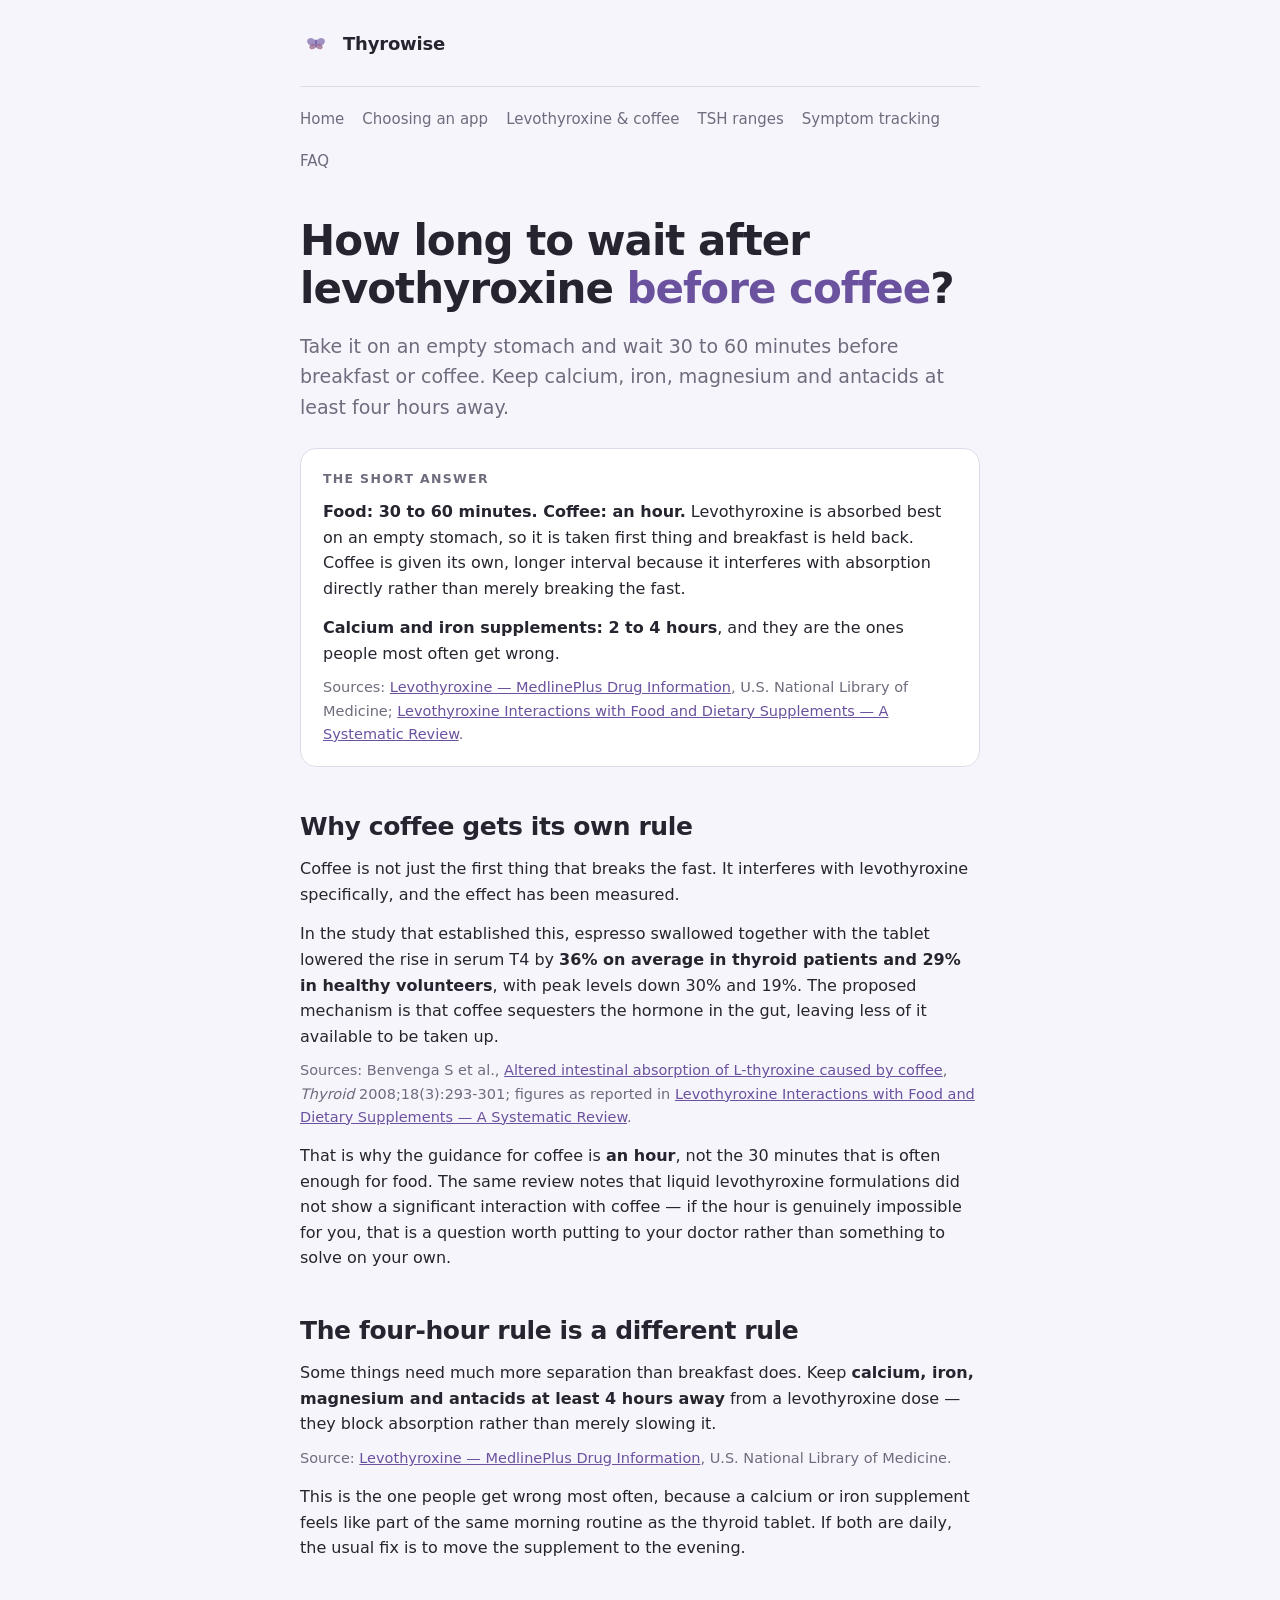
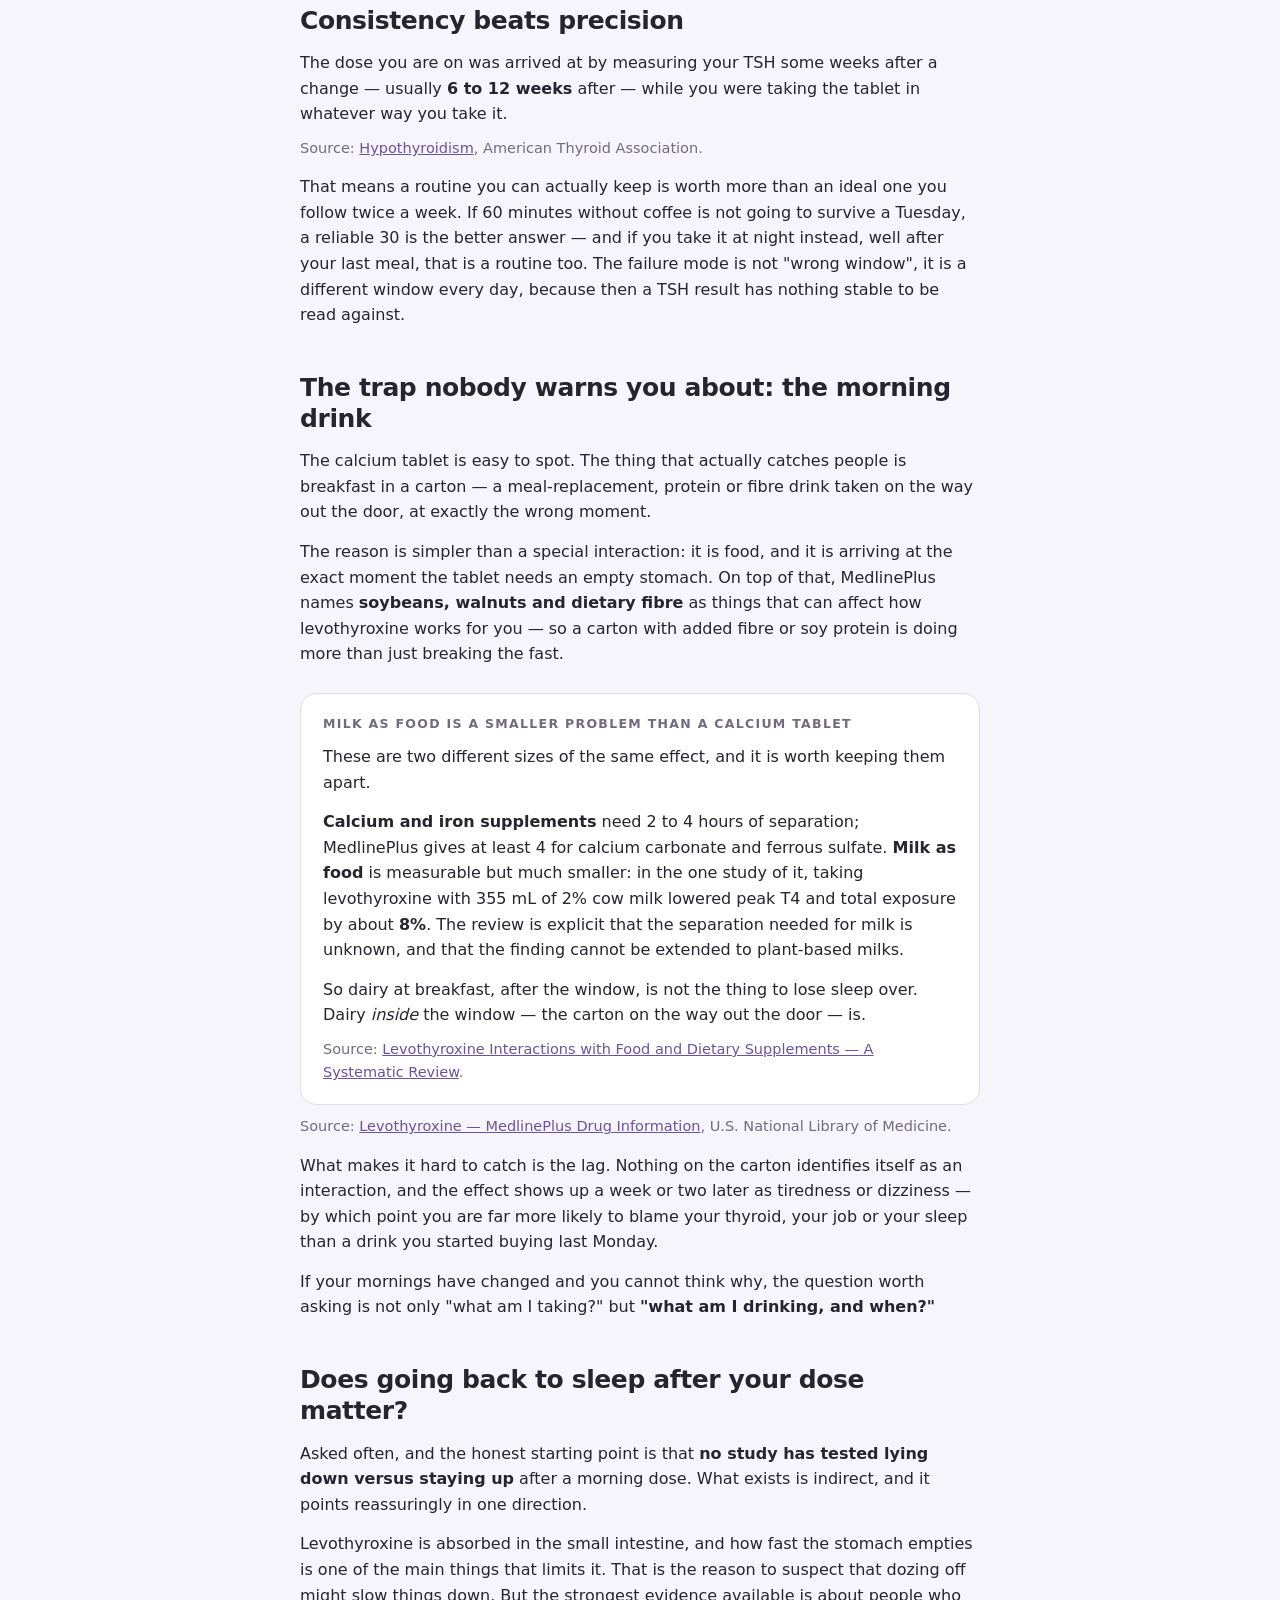
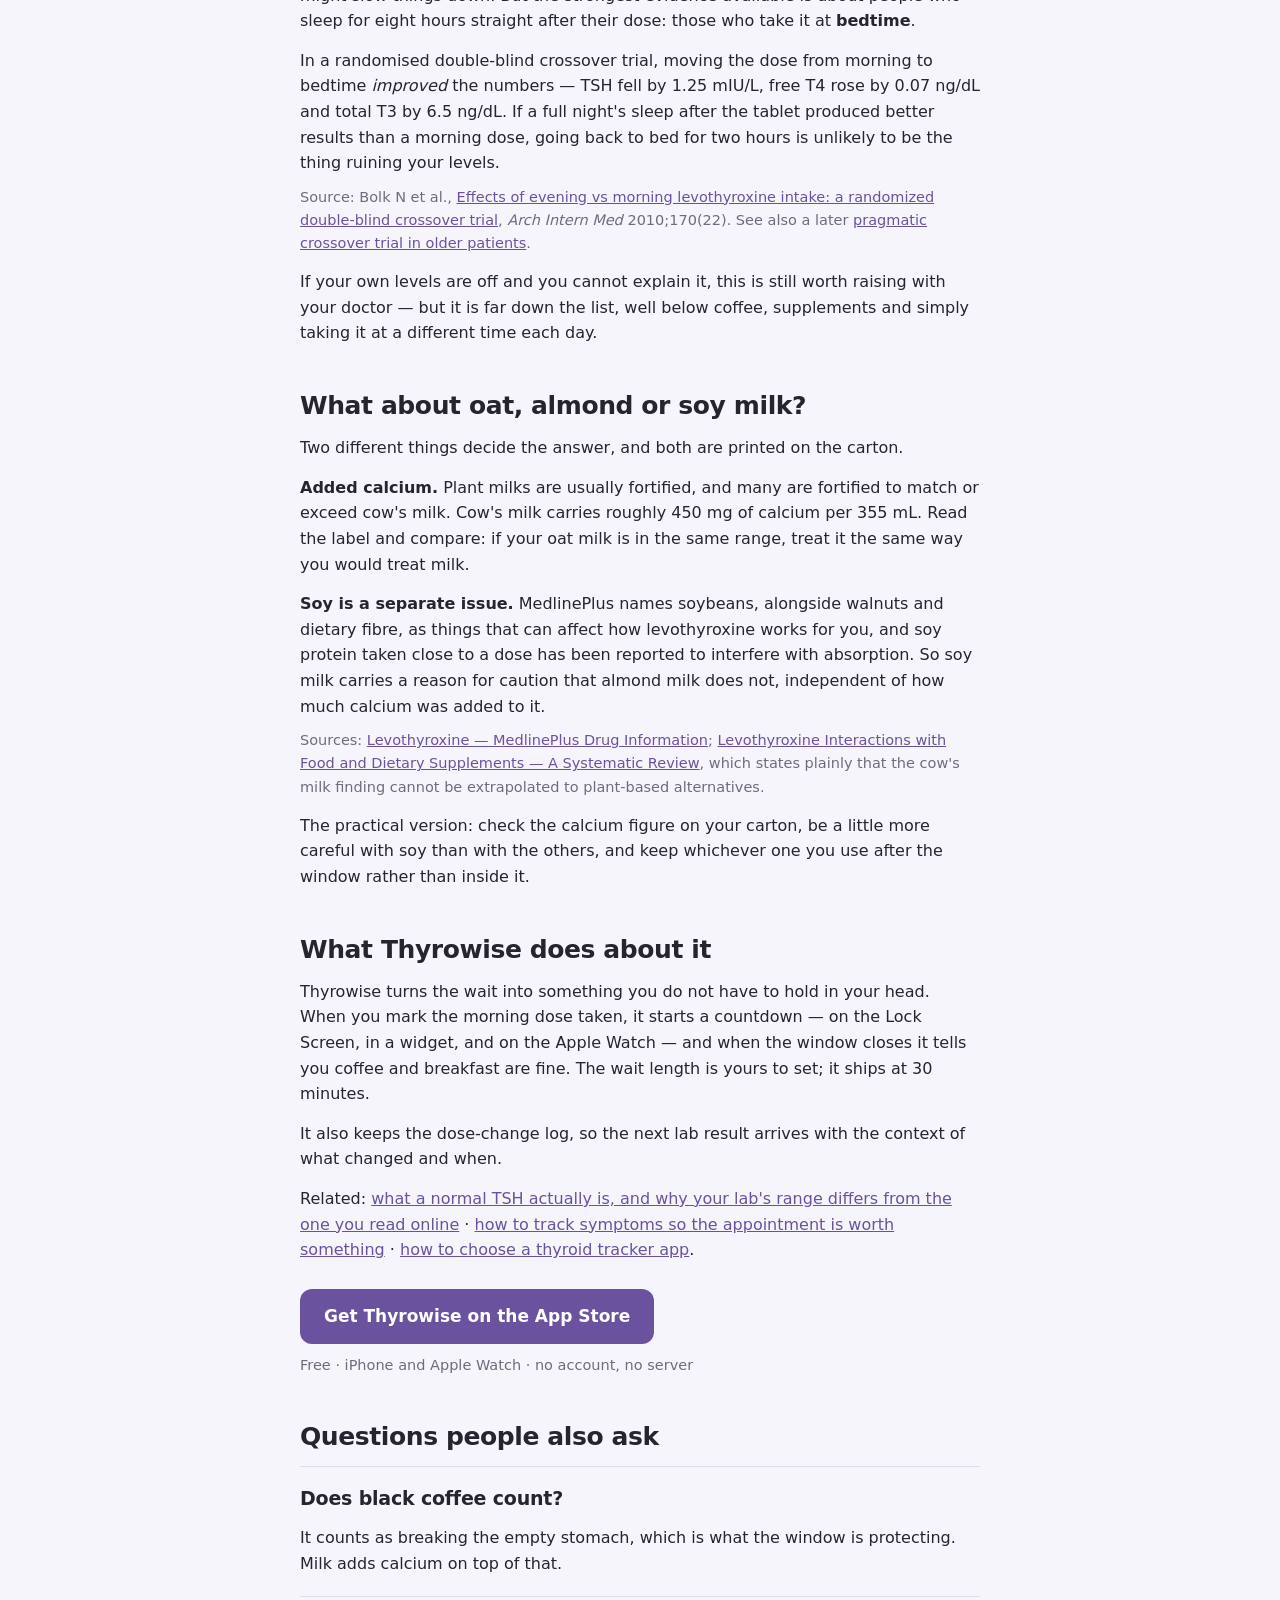
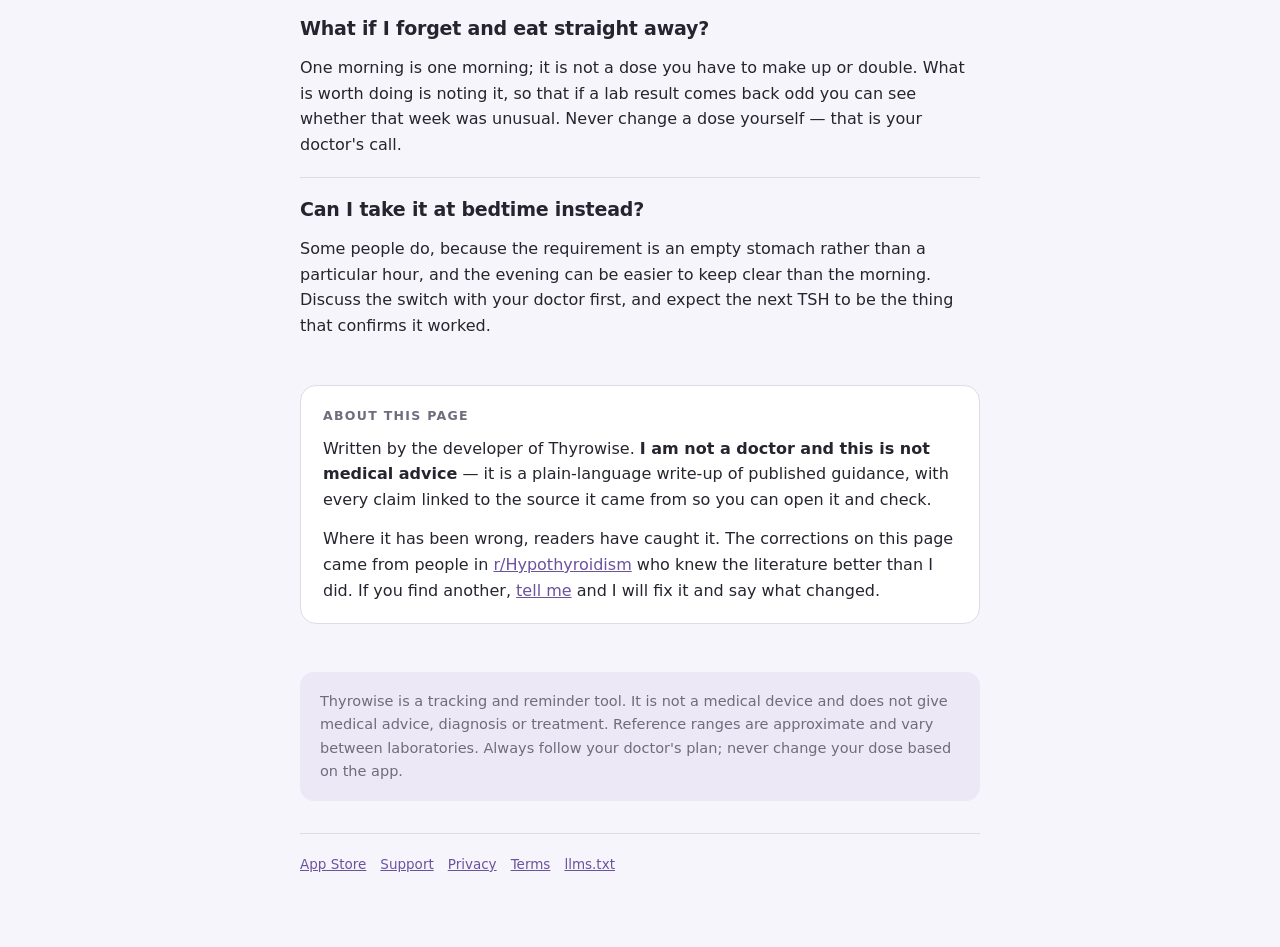
<file: levothyroxine-coffee-timing/index.html>
<!doctype html>
<html lang="en">
<head>
<meta charset="utf-8">
<meta name="viewport" content="width=device-width,initial-scale=1">
<title>How Long to Wait After Levothyroxine Before Coffee</title>
<meta name="description" content="Wait an hour for coffee and 30 to 60 minutes for food. Coffee interferes with levothyroxine directly, lowering the rise in serum T4 by about a third. Calcium and iron supplements need 2 to 4 hours.">
<link rel="canonical" href="https://thyrowise.github.io/levothyroxine-coffee-timing/">
<link rel="stylesheet" href="/style.css">
<meta property="og:type" content="article">
<meta property="og:site_name" content="Thyrowise">
<meta property="og:title" content="How long to wait after levothyroxine before coffee">
<meta property="og:description" content="The empty-stomach rule, the 4-hour rule, and why consistency matters more than perfection.">
<meta property="og:url" content="https://thyrowise.github.io/levothyroxine-coffee-timing/">
<meta property="og:image" content="https://thyrowise.github.io/og-levothyroxine-coffee-timing.png">
<meta property="og:image:width" content="1200">
<meta property="og:image:height" content="630">
<meta name="twitter:image" content="https://thyrowise.github.io/og-levothyroxine-coffee-timing.png">
<meta name="twitter:card" content="summary_large_image">
<script type="application/ld+json">
{
  "@context": "https://schema.org",
  "@graph": [
    {
      "@type": "MedicalWebPage",
      "@id": "https://thyrowise.github.io/levothyroxine-coffee-timing/#page",
      "url": "https://thyrowise.github.io/levothyroxine-coffee-timing/",
      "name": "How long to wait after levothyroxine before coffee",
      "description": "Levothyroxine is absorbed best on an empty stomach: most people take it first thing and wait 30 to 60 minutes before coffee or breakfast.",
      "inLanguage": "en",
      "lastReviewed": "2026-09-10",
      "publisher": {
        "@type": "Organization",
        "name": "Thyrowise",
        "url": "https://thyrowise.github.io/"
      },
      "citation": [
        {
          "@type": "WebPage",
          "name": "Levothyroxine - MedlinePlus Drug Information",
          "url": "https://medlineplus.gov/druginfo/meds/a682461.html"
        },
        {
          "@type": "WebPage",
          "name": "Hypothyroidism",
          "url": "https://www.thyroid.org/hypothyroidism/"
        }
      ]
    },
    {
      "@type": "FAQPage",
      "@id": "https://thyrowise.github.io/levothyroxine-coffee-timing/#faq",
      "mainEntity": [
        {
          "@type": "Question",
          "name": "How long after taking levothyroxine can I drink coffee?",
          "acceptedAnswer": {
            "@type": "Answer",
            "text": "Wait an hour for coffee and 30 to 60 minutes for food. Coffee gets the longer interval because it interferes with levothyroxine directly: espresso swallowed with the tablet lowered the rise in serum T4 by about 36% in thyroid patients and 29% in healthy volunteers. Calcium and iron supplements need 2 to 4 hours."
          }
        },
        {
          "@type": "Question",
          "name": "How far apart should levothyroxine and calcium or iron be?",
          "acceptedAnswer": {
            "@type": "Answer",
            "text": "Calcium and iron supplements need 2 to 4 hours of separation from levothyroxine; MedlinePlus gives at least 4 hours for calcium carbonate and ferrous sulfate. Milk drunk as part of a meal is a much smaller effect - about 8% lower peak T4 and total exposure in the one study of it - and the separation needed for it is not known."
          }
        },
        {
          "@type": "Question",
          "name": "What if I take levothyroxine at night instead?",
          "acceptedAnswer": {
            "@type": "Answer",
            "text": "The rule is an empty stomach rather than a specific hour, so some people take levothyroxine at bedtime, well after the last meal. What matters is doing it the same way every day, because the dose your doctor settled on was titrated against a TSH measured while you were taking it that way."
          }
        },
        {
          "@type": "Question",
          "name": "Can I have a protein or meal-replacement drink with levothyroxine?",
          "acceptedAnswer": {
            "@type": "Answer",
            "text": "Not at the same time as the dose, but the reason is that it is food arriving inside the 30 to 60 minute empty-stomach window rather than a special interaction. MedlinePlus separately names soybeans, walnuts and dietary fibre as things that can affect how levothyroxine works, so a carton with added fibre or soy protein does more than break the fast. Note that the 4-hour separation rule applies to supplements - MedlinePlus names calcium carbonate and ferrous sulfate - and not to the milk in a meal."
          }
        },
        {
          "@type": "Question",
          "name": "Do I need to avoid dairy at breakfast on levothyroxine?",
          "acceptedAnswer": {
            "@type": "Answer",
            "text": "Dairy at breakfast, taken after the empty-stomach window, is a much smaller issue than a calcium supplement. Taking levothyroxine together with 355 mL of 2% cow milk lowered peak T4 and total exposure by about 8% in the one study of it, while calcium supplements need 2 to 4 hours of separation. The problem case is a dairy drink taken immediately after the tablet, inside the window."
          }
        },
        {
          "@type": "Question",
          "name": "Is liquid levothyroxine less affected by coffee?",
          "acceptedAnswer": {
            "@type": "Answer",
            "text": "A systematic review of levothyroxine interactions notes that liquid formulations did not show a significant interaction with coffee, unlike tablets. Whether to switch formulation is a decision for your doctor, not something to change on your own."
          }
        },
        {
          "@type": "Question",
          "name": "Does going back to sleep after taking levothyroxine affect absorption?",
          "acceptedAnswer": {
            "@type": "Answer",
            "text": "No study has directly compared lying down with staying up after a morning dose. The best available evidence is indirect and reassuring: in a randomised double-blind crossover trial, taking levothyroxine at bedtime - and therefore sleeping for the whole absorption period - produced better results than morning dosing, with TSH lower by 1.25 mIU/L and free T4 and total T3 higher. Going back to bed for a couple of hours is unlikely to be what is affecting your levels."
          }
        },
        {
          "@type": "Question",
          "name": "Can I have oat, almond or soy milk with levothyroxine?",
          "acceptedAnswer": {
            "@type": "Answer",
            "text": "Two things decide it, both printed on the carton. First, added calcium: plant milks are often fortified to match or exceed cow's milk, which carries about 450 mg of calcium per 355 mL, so compare the label. Second, soy specifically: MedlinePlus names soybeans among things that can affect how levothyroxine works, so soy milk warrants more caution than almond milk regardless of its calcium content. A systematic review states that the cow's milk finding cannot be extrapolated to plant-based alternatives."
          }
        }
      ]
    },
    {
      "@type": "BreadcrumbList",
      "@id": "https://thyrowise.github.io/levothyroxine-coffee-timing/#breadcrumb",
      "itemListElement": [
        {
          "@type": "ListItem",
          "position": 1,
          "name": "Thyrowise",
          "item": "https://thyrowise.github.io/"
        },
        {
          "@type": "ListItem",
          "position": 2,
          "name": "Levothyroxine and coffee timing",
          "item": "https://thyrowise.github.io/levothyroxine-coffee-timing/"
        }
      ]
    }
  ]
}
</script>
</head>
<body>
<div class="wrap">
<a class="brand" href="/">
  <svg width="32" height="32" viewBox="0 0 108 108" aria-hidden="true">
    <g transform="translate(54,52) scale(0.42)">
      <g transform="translate(-36,-12) rotate(28)"><ellipse rx="37" ry="29" fill="#6B529E" fill-opacity=".62"/></g>
      <g transform="translate(36,-12) rotate(-28)"><ellipse rx="37" ry="29" fill="#6B529E" fill-opacity=".62"/></g>
      <g transform="translate(-28,26) rotate(-20)"><ellipse rx="26" ry="21" fill="#946187" fill-opacity=".72"/></g>
      <g transform="translate(28,26) rotate(20)"><ellipse rx="26" ry="21" fill="#946187" fill-opacity=".72"/></g>
      <rect x="-6" y="-32" width="12" height="64" rx="6" fill="#6B529E"/>
    </g>
  </svg>
  <span>Thyrowise</span>
</a>

<nav>
  <a href="/">Home</a>
  <a href="/best-thyroid-tracker-apps/">Choosing an app</a>
  <a href="/levothyroxine-coffee-timing/">Levothyroxine &amp; coffee</a>
  <a href="/what-is-a-normal-tsh/">TSH ranges</a>
  <a href="/hashimotos-symptom-tracking/">Symptom tracking</a>
  <a href="/faq/">FAQ</a>
</nav>
<h1>How long to wait after levothyroxine <em>before coffee</em>?</h1>
<p class="lede">Take it on an empty stomach and wait 30 to 60 minutes before
breakfast or coffee. Keep calcium, iron, magnesium and antacids at least four
hours away.</p>

<div class="card">
  <span class="label">The short answer</span>
  <p><strong>Food: 30 to 60 minutes. Coffee: an hour.</strong> Levothyroxine is
  absorbed best on an empty stomach, so it is taken first thing and breakfast is
  held back. Coffee is given its own, longer interval because it interferes with
  absorption directly rather than merely breaking the fast.</p>
  <p><strong>Calcium and iron supplements: 2 to 4 hours</strong>, and they are the
  ones people most often get wrong.</p>
  <p class="src">Sources: <a href="https://medlineplus.gov/druginfo/meds/a682461.html">Levothyroxine &#8212; MedlinePlus Drug Information</a>, U.S. National Library of Medicine; <a href="https://pmc.ncbi.nlm.nih.gov/articles/PMC8002057/">Levothyroxine Interactions with Food and Dietary Supplements &#8212; A Systematic Review</a>.</p>
</div>

<h2>Why coffee gets its own rule</h2>
<p>Coffee is not just the first thing that breaks the fast. It interferes with
levothyroxine specifically, and the effect has been measured.</p>
<p>In the study that established this, espresso swallowed together with the
tablet lowered the rise in serum T4 by <strong>36% on average in thyroid patients
and 29% in healthy volunteers</strong>, with peak levels down 30% and 19%. The
proposed mechanism is that coffee sequesters the hormone in the gut, leaving less
of it available to be taken up.</p>
<p class="src">Sources: Benvenga S et al., <a href="https://pubmed.ncbi.nlm.nih.gov/18341376/">Altered intestinal absorption of L-thyroxine caused by coffee</a>, <em>Thyroid</em> 2008;18(3):293-301; figures as reported in <a href="https://pmc.ncbi.nlm.nih.gov/articles/PMC8002057/">Levothyroxine Interactions with Food and Dietary Supplements &#8212; A Systematic Review</a>.</p>
<p>That is why the guidance for coffee is <strong>an hour</strong>, not the 30
minutes that is often enough for food. The same review notes that liquid
levothyroxine formulations did not show a significant interaction with coffee &#8212;
if the hour is genuinely impossible for you, that is a question worth putting to
your doctor rather than something to solve on your own.</p>

<h2>The four-hour rule is a different rule</h2>
<p>Some things need much more separation than breakfast does. Keep
<strong>calcium, iron, magnesium and antacids at least 4 hours away</strong> from
a levothyroxine dose &#8212; they block absorption rather than merely slowing it.</p>
<p class="src">Source: <a href="https://medlineplus.gov/druginfo/meds/a682461.html">Levothyroxine &#8212; MedlinePlus Drug Information</a>, U.S. National Library of Medicine.</p>
<p>This is the one people get wrong most often, because a calcium or iron
supplement feels like part of the same morning routine as the thyroid tablet. If
both are daily, the usual fix is to move the supplement to the evening.</p>

<h2>Consistency beats precision</h2>
<p>The dose you are on was arrived at by measuring your TSH some weeks after a
change &#8212; usually <strong>6 to 12 weeks</strong> after &#8212; while you were taking the
tablet in whatever way you take it.</p>
<p class="src">Source: <a href="https://www.thyroid.org/hypothyroidism/">Hypothyroidism</a>, American Thyroid Association.</p>
<p>That means a routine you can actually keep is worth more than an ideal one you
follow twice a week. If 60 minutes without coffee is not going to survive a
Tuesday, a reliable 30 is the better answer &#8212; and if you take it at night
instead, well after your last meal, that is a routine too. The failure mode is
not "wrong window", it is a different window every day, because then a TSH result
has nothing stable to be read against.</p>

<h2>The trap nobody warns you about: the morning drink</h2>
<p>The calcium tablet is easy to spot. The thing that actually catches people is
breakfast in a carton &#8212; a meal-replacement, protein or fibre drink taken on the
way out the door, at exactly the wrong moment.</p>
<p>The reason is simpler than a special interaction: it is food, and it is
arriving at the exact moment the tablet needs an empty stomach. On top of that,
MedlinePlus names <strong>soybeans, walnuts and dietary fibre</strong> as things
that can affect how levothyroxine works for you &#8212; so a carton with added fibre
or soy protein is doing more than just breaking the fast.</p>

<div class="card">
  <span class="label">Milk as food is a smaller problem than a calcium tablet</span>
  <p>These are two different sizes of the same effect, and it is worth keeping
  them apart.</p>
  <p><strong>Calcium and iron supplements</strong> need 2 to 4 hours of
  separation; MedlinePlus gives at least 4 for calcium carbonate and ferrous
  sulfate. <strong>Milk as food</strong> is measurable but much smaller: in the
  one study of it, taking levothyroxine with 355 mL of 2% cow milk lowered peak T4
  and total exposure by about <strong>8%</strong>. The review is explicit that the
  separation needed for milk is unknown, and that the finding cannot be extended
  to plant-based milks.</p>
  <p>So dairy at breakfast, after the window, is not the thing to lose sleep over.
  Dairy <em>inside</em> the window &#8212; the carton on the way out the door &#8212; is.</p>
  <p class="src">Source: <a href="https://pmc.ncbi.nlm.nih.gov/articles/PMC8002057/">Levothyroxine Interactions with Food and Dietary Supplements &#8212; A Systematic Review</a>.</p>
</div>
<p class="src">Source: <a href="https://medlineplus.gov/druginfo/meds/a682461.html">Levothyroxine &#8212; MedlinePlus Drug Information</a>, U.S. National Library of Medicine.</p>
<p>What makes it hard to catch is the lag. Nothing on the carton identifies
itself as an interaction, and the effect shows up a week or two later as
tiredness or dizziness &#8212; by which point you are far more likely to blame your
thyroid, your job or your sleep than a drink you started buying last Monday.</p>
<p>If your mornings have changed and you cannot think why, the question worth
asking is not only "what am I taking?" but <strong>"what am I drinking, and
when?"</strong></p>

<h2>Does going back to sleep after your dose matter?</h2>
<p>Asked often, and the honest starting point is that <strong>no study has tested
lying down versus staying up</strong> after a morning dose. What exists is
indirect, and it points reassuringly in one direction.</p>
<p>Levothyroxine is absorbed in the small intestine, and how fast the stomach
empties is one of the main things that limits it. That is the reason to suspect
that dozing off might slow things down. But the strongest evidence available is
about people who sleep for eight hours straight after their dose: those who take
it at <strong>bedtime</strong>.</p>
<p>In a randomised double-blind crossover trial, moving the dose from morning to
bedtime <em>improved</em> the numbers &#8212; TSH fell by 1.25 mIU/L, free T4 rose by
0.07 ng/dL and total T3 by 6.5 ng/dL. If a full night's sleep after the tablet
produced better results than a morning dose, going back to bed for two hours is
unlikely to be the thing ruining your levels.</p>
<p class="src">Source: Bolk N et al., <a href="https://pubmed.ncbi.nlm.nih.gov/21149757/">Effects of evening vs morning levothyroxine intake: a randomized double-blind crossover trial</a>, <em>Arch Intern Med</em> 2010;170(22). See also a later <a href="https://pubmed.ncbi.nlm.nih.gov/35814782/">pragmatic crossover trial in older patients</a>.</p>
<p>If your own levels are off and you cannot explain it, this is still worth
raising with your doctor &#8212; but it is far down the list, well below coffee,
supplements and simply taking it at a different time each day.</p>

<h2>What about oat, almond or soy milk?</h2>
<p>Two different things decide the answer, and both are printed on the carton.</p>
<p><strong>Added calcium.</strong> Plant milks are usually fortified, and many are
fortified to match or exceed cow's milk. Cow's milk carries roughly 450 mg of
calcium per 355 mL. Read the label and compare: if your oat milk is in the same
range, treat it the same way you would treat milk.</p>
<p><strong>Soy is a separate issue.</strong> MedlinePlus names soybeans, alongside
walnuts and dietary fibre, as things that can affect how levothyroxine works for
you, and soy protein taken close to a dose has been reported to interfere with
absorption. So soy milk carries a reason for caution that almond milk does not,
independent of how much calcium was added to it.</p>
<p class="src">Sources: <a href="https://medlineplus.gov/druginfo/meds/a682461.html">Levothyroxine &#8212; MedlinePlus Drug Information</a>; <a href="https://pmc.ncbi.nlm.nih.gov/articles/PMC8002057/">Levothyroxine Interactions with Food and Dietary Supplements &#8212; A Systematic Review</a>, which states plainly that the cow's milk finding cannot be extrapolated to plant-based alternatives.</p>
<p>The practical version: check the calcium figure on your carton, be a little more
careful with soy than with the others, and keep whichever one you use after the
window rather than inside it.</p>

<h2>What Thyrowise does about it</h2>
<p>Thyrowise turns the wait into something you do not have to hold in your head.
When you mark the morning dose taken, it starts a countdown &#8212; on the Lock Screen,
in a widget, and on the Apple Watch &#8212; and when the window closes it tells you
coffee and breakfast are fine. The wait length is yours to set; it ships at 30
minutes.</p>
<p>It also keeps the dose-change log, so the next lab result arrives with the
context of what changed and when.</p>
<p>Related: <a href="/what-is-a-normal-tsh/">what a normal TSH actually is, and why
your lab's range differs from the one you read online</a> &#183;
<a href="/hashimotos-symptom-tracking/">how to track symptoms so the appointment is
worth something</a> &#183;
<a href="/best-thyroid-tracker-apps/">how to choose a thyroid tracker app</a>.</p>

<a class="cta" href="https://apps.apple.com/app/id6788131267">Get Thyrowise on the App Store</a>
<p class="cta-note">Free &#183; iPhone and Apple Watch &#183; no account, no server</p>

<h2>Questions people also ask</h2>

<div class="qa">
  <h2>Does black coffee count?</h2>
  <p>It counts as breaking the empty stomach, which is what the window is
  protecting. Milk adds calcium on top of that.</p>
</div>

<div class="qa">
  <h2>What if I forget and eat straight away?</h2>
  <p>One morning is one morning; it is not a dose you have to make up or double.
  What is worth doing is noting it, so that if a lab result comes back odd you can
  see whether that week was unusual. Never change a dose yourself &#8212; that is your
  doctor's call.</p>
</div>

<div class="qa">
  <h2>Can I take it at bedtime instead?</h2>
  <p>Some people do, because the requirement is an empty stomach rather than a
  particular hour, and the evening can be easier to keep clear than the morning.
  Discuss the switch with your doctor first, and expect the next TSH to be the
  thing that confirms it worked.</p>
</div>

<div class="card">
  <span class="label">About this page</span>
  <p>Written by the developer of Thyrowise. <strong>I am not a doctor and this is
  not medical advice</strong> &#8212; it is a plain-language write-up of published
  guidance, with every claim linked to the source it came from so you can open it
  and check.</p>
  <p>Where it has been wrong, readers have caught it. The corrections on this page
  came from people in <a href="https://www.reddit.com/r/Hypothyroidism/">r/Hypothyroidism</a>
  who knew the literature better than I did. If you find another,
  <a href="/support/">tell me</a> and I will fix it and say what changed.</p>
</div>

<div class="disclaimer">
  Thyrowise is a tracking and reminder tool. It is not a medical device and does
  not give medical advice, diagnosis or treatment. Reference ranges are
  approximate and vary between laboratories. Always follow your doctor's plan;
  never change your dose based on the app.
</div>

<div class="foot">
  <a href="https://apps.apple.com/app/id6788131267">App Store</a>
  <a href="/support/">Support</a>
  <a href="https://mjkfxjbx9h-ux.github.io/legal/thyrowise/privacy/">Privacy</a>
  <a href="https://mjkfxjbx9h-ux.github.io/legal/thyrowise/terms/">Terms</a>
  <a href="/llms.txt">llms.txt</a>
</div>

</div>
</body>
</html>
</file>
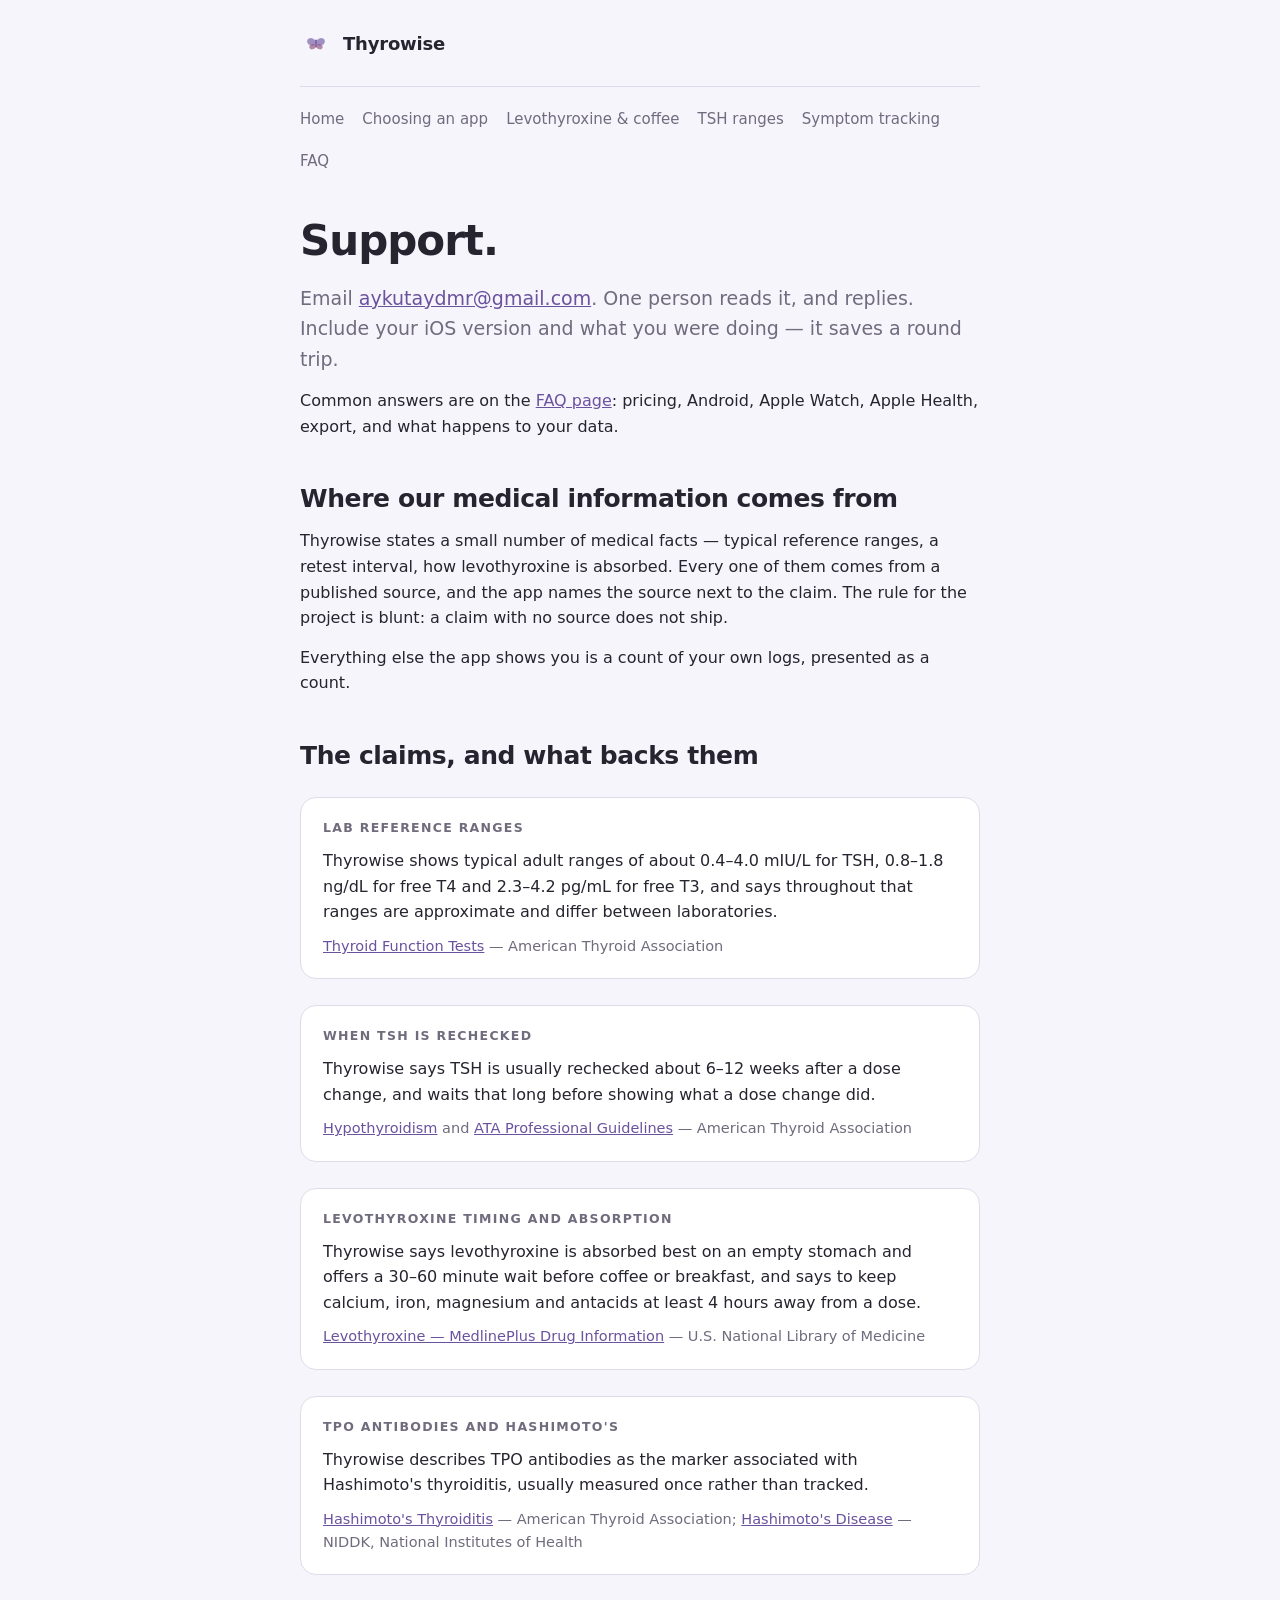
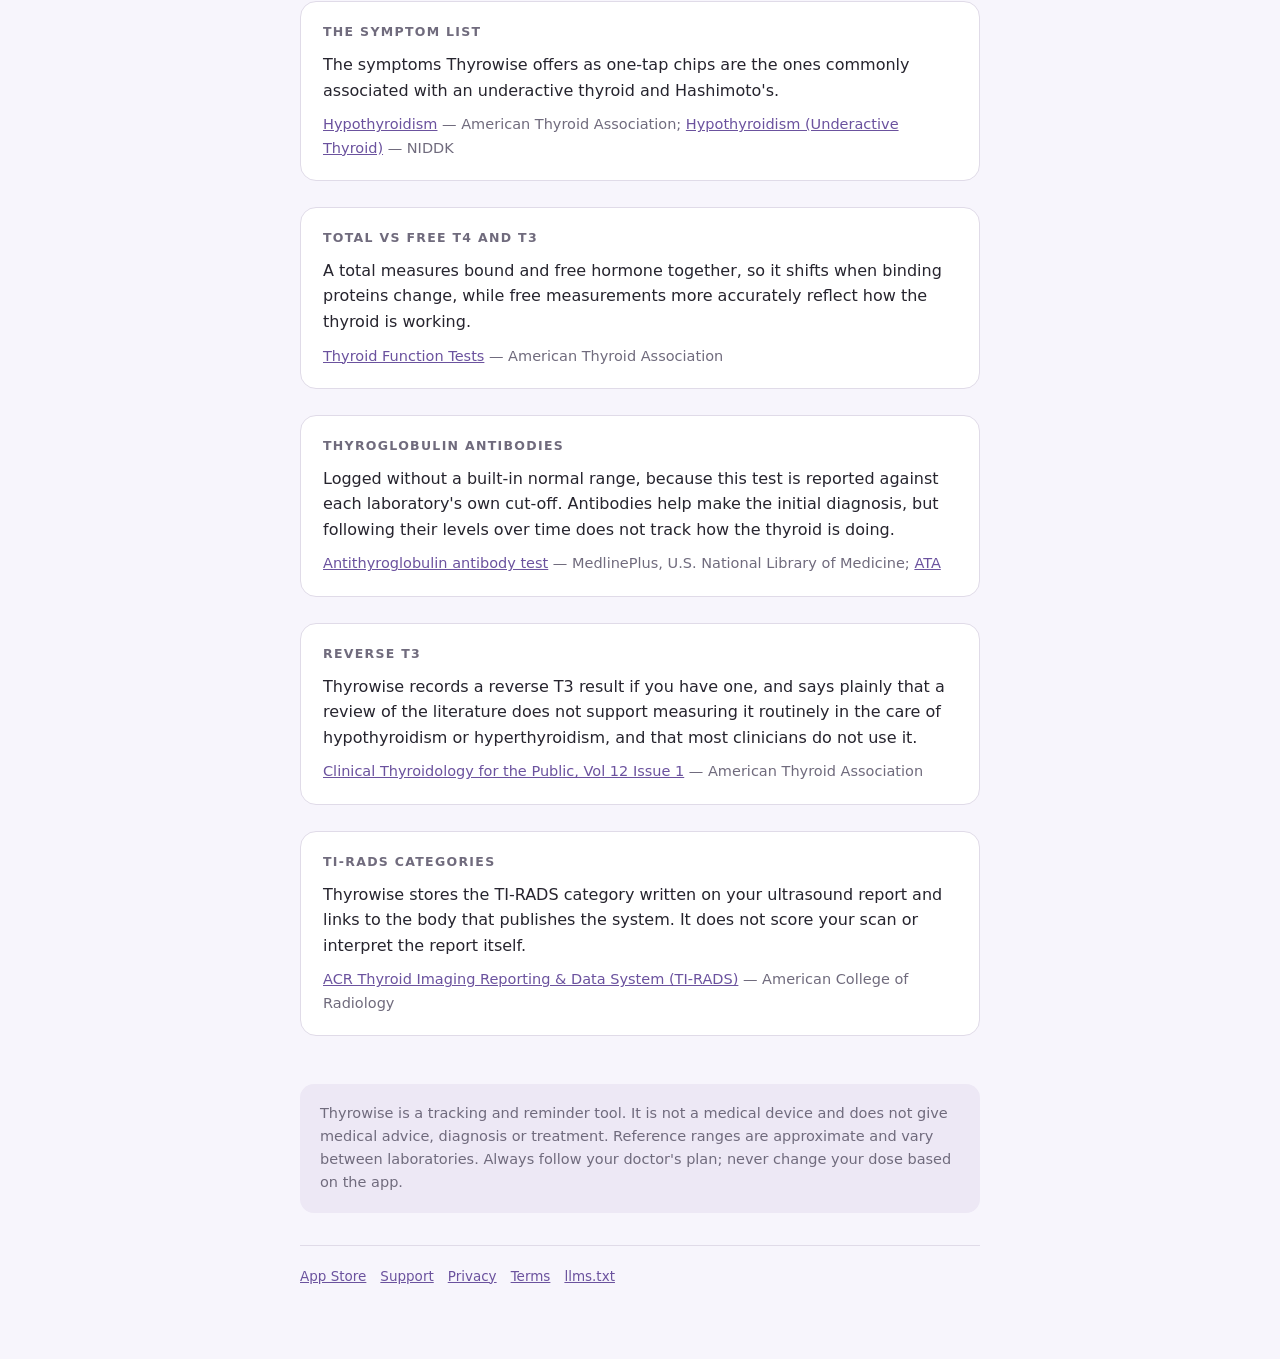
<file: support/index.html>
<!doctype html>
<html lang="en">
<head>
<meta charset="utf-8">
<meta name="viewport" content="width=device-width,initial-scale=1">
<title>Thyrowise Support &#8212; Contact and Medical Sources</title>
<meta name="description" content="How to reach Thyrowise support, and the published source behind every medical statement the app makes &#8212; American Thyroid Association, NIDDK, MedlinePlus and the American College of Radiology.">
<link rel="canonical" href="https://thyrowise.github.io/support/">
<link rel="stylesheet" href="/style.css">
<meta property="og:type" content="website">
<meta property="og:site_name" content="Thyrowise">
<meta property="og:title" content="Thyrowise Support">
<meta property="og:description" content="Contact, and where every medical statement in the app comes from.">
<meta property="og:url" content="https://thyrowise.github.io/support/">
<meta property="og:image" content="https://thyrowise.github.io/og-support.png">
<meta property="og:image:width" content="1200">
<meta property="og:image:height" content="630">
<meta name="twitter:image" content="https://thyrowise.github.io/og-support.png">
<meta name="twitter:card" content="summary_large_image">
<script type="application/ld+json">
{
  "@context": "https://schema.org",
  "@type": "WebPage",
  "@id": "https://thyrowise.github.io/support/#page",
  "url": "https://thyrowise.github.io/support/",
  "name": "Thyrowise Support",
  "inLanguage": "en",
  "publisher": {
    "@type": "Organization",
    "name": "Thyrowise",
    "url": "https://thyrowise.github.io/"
  }
}
</script>
</head>
<body>
<div class="wrap">
<a class="brand" href="/">
  <svg width="32" height="32" viewBox="0 0 108 108" aria-hidden="true">
    <g transform="translate(54,52) scale(0.42)">
      <g transform="translate(-36,-12) rotate(28)"><ellipse rx="37" ry="29" fill="#6B529E" fill-opacity=".62"/></g>
      <g transform="translate(36,-12) rotate(-28)"><ellipse rx="37" ry="29" fill="#6B529E" fill-opacity=".62"/></g>
      <g transform="translate(-28,26) rotate(-20)"><ellipse rx="26" ry="21" fill="#946187" fill-opacity=".72"/></g>
      <g transform="translate(28,26) rotate(20)"><ellipse rx="26" ry="21" fill="#946187" fill-opacity=".72"/></g>
      <rect x="-6" y="-32" width="12" height="64" rx="6" fill="#6B529E"/>
    </g>
  </svg>
  <span>Thyrowise</span>
</a>

<nav>
  <a href="/">Home</a>
  <a href="/best-thyroid-tracker-apps/">Choosing an app</a>
  <a href="/levothyroxine-coffee-timing/">Levothyroxine &amp; coffee</a>
  <a href="/what-is-a-normal-tsh/">TSH ranges</a>
  <a href="/hashimotos-symptom-tracking/">Symptom tracking</a>
  <a href="/faq/">FAQ</a>
</nav>
<h1>Support.</h1>
<p class="lede">Email <a href="mailto:aykutaydmr@gmail.com">aykutaydmr@gmail.com</a>.
One person reads it, and replies. Include your iOS version and what you were
doing &#8212; it saves a round trip.</p>

<p>Common answers are on the <a href="/faq/">FAQ page</a>: pricing, Android,
Apple Watch, Apple Health, export, and what happens to your data.</p>

<h2>Where our medical information comes from</h2>
<p>Thyrowise states a small number of medical facts &#8212; typical reference ranges, a
retest interval, how levothyroxine is absorbed. Every one of them comes from a
published source, and the app names the source next to the claim. The rule for
the project is blunt: a claim with no source does not ship.</p>
<p>Everything else the app shows you is a count of your own logs, presented as a
count.</p>

<h2>The claims, and what backs them</h2>

<div class="card"><span class="label">Lab reference ranges</span>
<p>Thyrowise shows typical adult ranges of about 0.4&#8211;4.0 mIU/L for TSH,
0.8&#8211;1.8 ng/dL for free T4 and 2.3&#8211;4.2 pg/mL for free T3, and says throughout that
ranges are approximate and differ between laboratories.</p>
<p class="src"><a href="https://www.thyroid.org/thyroid-function-tests/">Thyroid Function Tests</a> &#8212; American Thyroid Association</p></div>

<div class="card"><span class="label">When TSH is rechecked</span>
<p>Thyrowise says TSH is usually rechecked about 6&#8211;12 weeks after a dose change,
and waits that long before showing what a dose change did.</p>
<p class="src"><a href="https://www.thyroid.org/hypothyroidism/">Hypothyroidism</a> and <a href="https://www.thyroid.org/professionals/ata-professional-guidelines/">ATA Professional Guidelines</a> &#8212; American Thyroid Association</p></div>

<div class="card"><span class="label">Levothyroxine timing and absorption</span>
<p>Thyrowise says levothyroxine is absorbed best on an empty stomach and offers a
30&#8211;60 minute wait before coffee or breakfast, and says to keep calcium, iron,
magnesium and antacids at least 4 hours away from a dose.</p>
<p class="src"><a href="https://medlineplus.gov/druginfo/meds/a682461.html">Levothyroxine &#8212; MedlinePlus Drug Information</a> &#8212; U.S. National Library of Medicine</p></div>

<div class="card"><span class="label">TPO antibodies and Hashimoto's</span>
<p>Thyrowise describes TPO antibodies as the marker associated with Hashimoto's
thyroiditis, usually measured once rather than tracked.</p>
<p class="src"><a href="https://www.thyroid.org/hashimotos-thyroiditis/">Hashimoto's Thyroiditis</a> &#8212; American Thyroid Association; <a href="https://www.niddk.nih.gov/health-information/endocrine-diseases/hashimotos-disease">Hashimoto's Disease</a> &#8212; NIDDK, National Institutes of Health</p></div>

<div class="card"><span class="label">The symptom list</span>
<p>The symptoms Thyrowise offers as one-tap chips are the ones commonly associated
with an underactive thyroid and Hashimoto's.</p>
<p class="src"><a href="https://www.thyroid.org/hypothyroidism/">Hypothyroidism</a> &#8212; American Thyroid Association; <a href="https://www.niddk.nih.gov/health-information/endocrine-diseases/hypothyroidism">Hypothyroidism (Underactive Thyroid)</a> &#8212; NIDDK</p></div>

<div class="card"><span class="label">Total vs free T4 and T3</span>
<p>A total measures bound and free hormone together, so it shifts when binding
proteins change, while free measurements more accurately reflect how the thyroid
is working.</p>
<p class="src"><a href="https://www.thyroid.org/thyroid-function-tests/">Thyroid Function Tests</a> &#8212; American Thyroid Association</p></div>

<div class="card"><span class="label">Thyroglobulin antibodies</span>
<p>Logged without a built-in normal range, because this test is reported against
each laboratory's own cut-off. Antibodies help make the initial diagnosis, but
following their levels over time does not track how the thyroid is doing.</p>
<p class="src"><a href="https://medlineplus.gov/ency/article/003557.htm">Antithyroglobulin antibody test</a> &#8212; MedlinePlus, U.S. National Library of Medicine; <a href="https://www.thyroid.org/thyroid-function-tests/">ATA</a></p></div>

<div class="card"><span class="label">Reverse T3</span>
<p>Thyrowise records a reverse T3 result if you have one, and says plainly that a
review of the literature does not support measuring it routinely in the care of
hypothyroidism or hyperthyroidism, and that most clinicians do not use it.</p>
<p class="src"><a href="https://www.thyroid.org/patient-thyroid-information/ct-for-patients/january-2019/vol-12-issue-1-p-11-12/">Clinical Thyroidology for the Public, Vol 12 Issue 1</a> &#8212; American Thyroid Association</p></div>

<div class="card"><span class="label">TI-RADS categories</span>
<p>Thyrowise stores the TI-RADS category written on your ultrasound report and
links to the body that publishes the system. It does not score your scan or
interpret the report itself.</p>
<p class="src"><a href="https://www.acr.org/Clinical-Resources/Clinical-Tools-and-Reference/Reporting-and-Data-Systems/TI-RADS">ACR Thyroid Imaging Reporting &amp; Data System (TI-RADS)</a> &#8212; American College of Radiology</p></div>

<div class="disclaimer">
  Thyrowise is a tracking and reminder tool. It is not a medical device and does
  not give medical advice, diagnosis or treatment. Reference ranges are
  approximate and vary between laboratories. Always follow your doctor's plan;
  never change your dose based on the app.
</div>

<div class="foot">
  <a href="https://apps.apple.com/app/id6788131267">App Store</a>
  <a href="/support/">Support</a>
  <a href="https://mjkfxjbx9h-ux.github.io/legal/thyrowise/privacy/">Privacy</a>
  <a href="https://mjkfxjbx9h-ux.github.io/legal/thyrowise/terms/">Terms</a>
  <a href="/llms.txt">llms.txt</a>
</div>

</div>
</body>
</html>
</file>
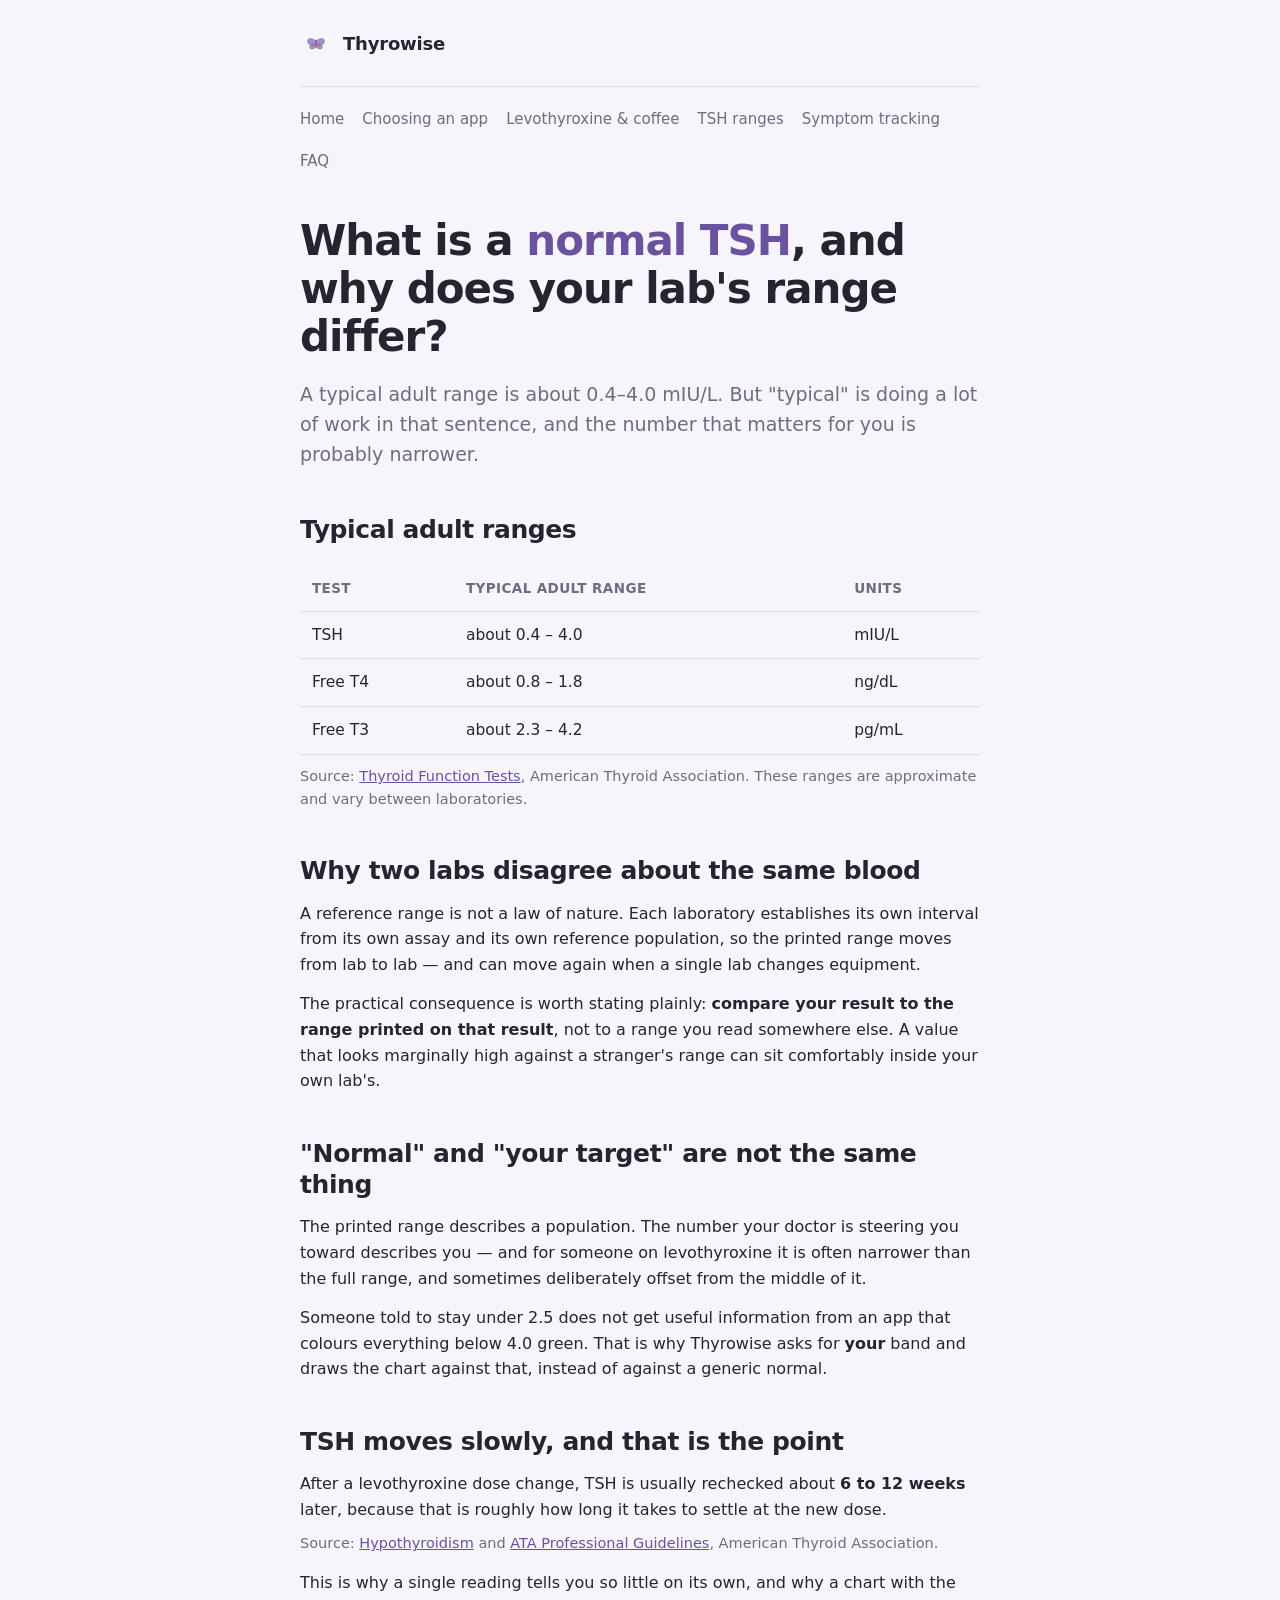
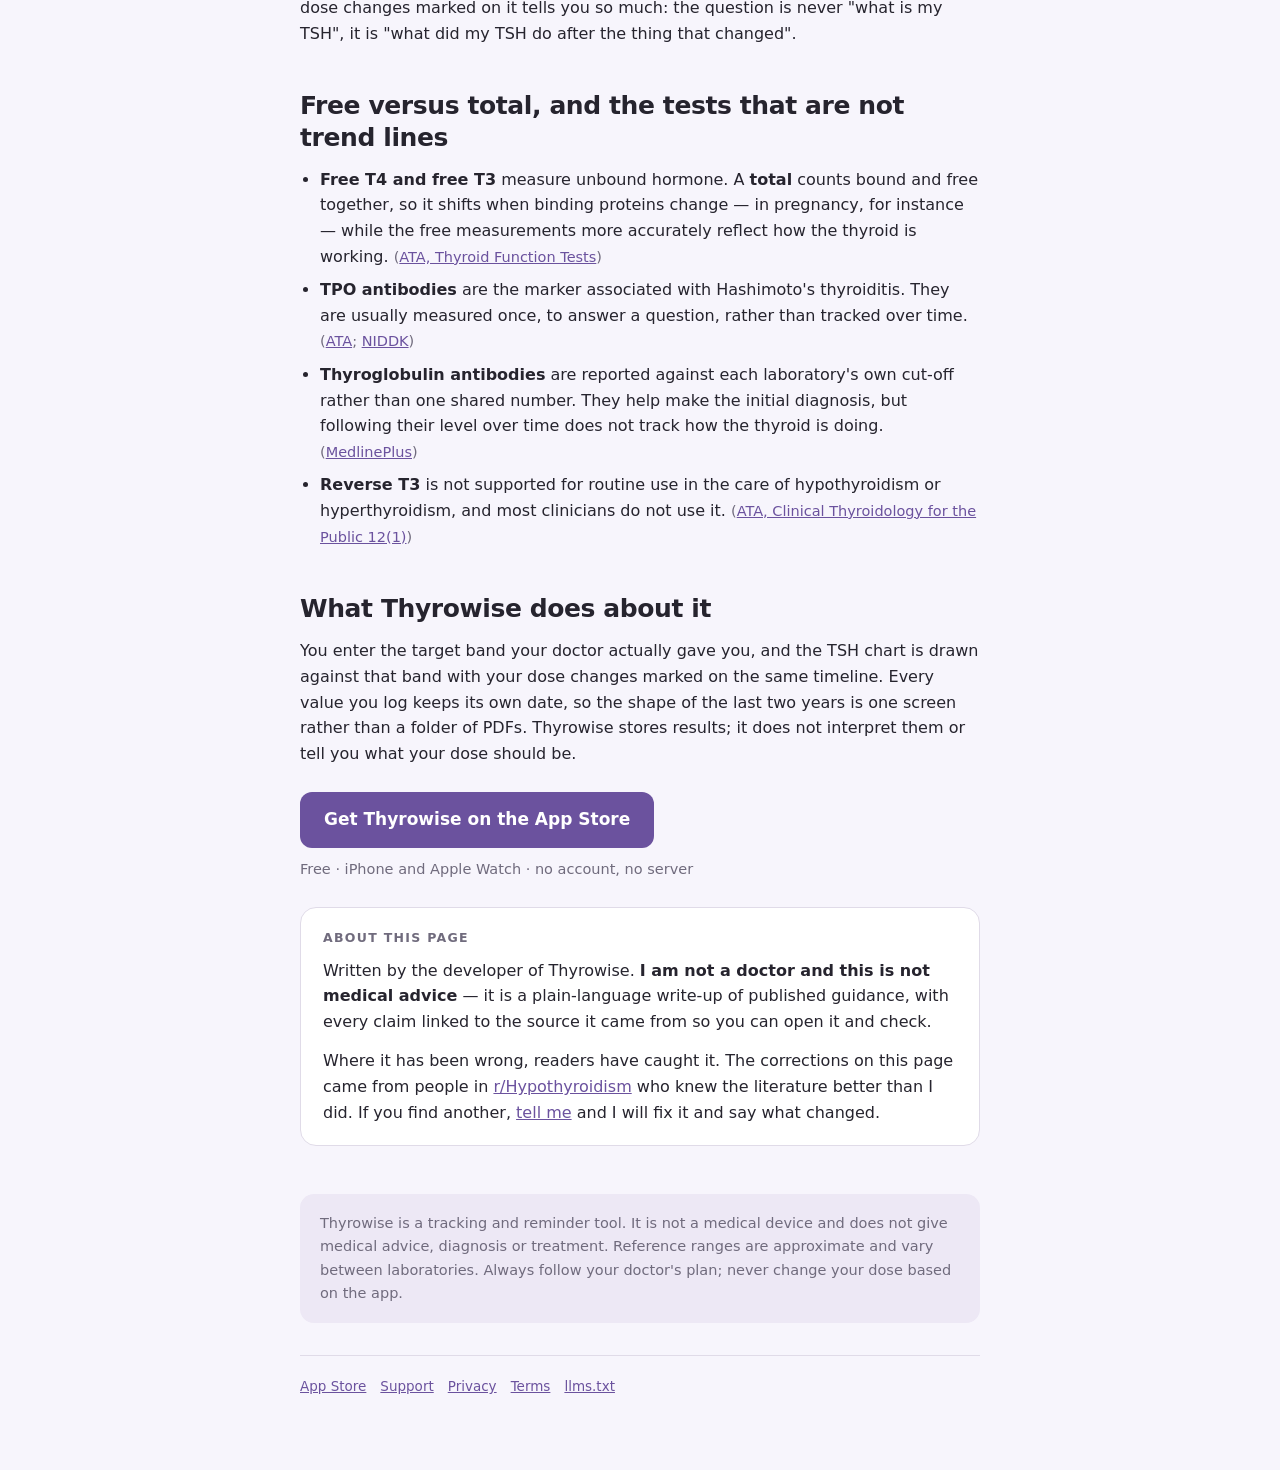
<file: what-is-a-normal-tsh/index.html>
<!doctype html>
<html lang="en">
<head>
<meta charset="utf-8">
<meta name="viewport" content="width=device-width,initial-scale=1">
<title>What Is a Normal TSH Level? Ranges, and Why Your Lab's Differs</title>
<meta name="description" content="A typical adult TSH reference range is about 0.4 to 4.0 mIU/L, free T4 about 0.8 to 1.8 ng/dL and free T3 about 2.3 to 4.2 pg/mL &#8212; but ranges are approximate and differ between laboratories, and your doctor may set a narrower target for you.">
<link rel="canonical" href="https://thyrowise.github.io/what-is-a-normal-tsh/">
<link rel="stylesheet" href="/style.css">
<meta property="og:type" content="article">
<meta property="og:site_name" content="Thyrowise">
<meta property="og:title" content="What is a normal TSH level?">
<meta property="og:description" content="Typical adult ranges, why laboratories disagree, and why your own target band matters more than the printed one.">
<meta property="og:url" content="https://thyrowise.github.io/what-is-a-normal-tsh/">
<meta property="og:image" content="https://thyrowise.github.io/og-what-is-a-normal-tsh.png">
<meta property="og:image:width" content="1200">
<meta property="og:image:height" content="630">
<meta name="twitter:image" content="https://thyrowise.github.io/og-what-is-a-normal-tsh.png">
<meta name="twitter:card" content="summary_large_image">
<script type="application/ld+json">
{
  "@context": "https://schema.org",
  "@graph": [
    {
      "@type": "MedicalWebPage",
      "@id": "https://thyrowise.github.io/what-is-a-normal-tsh/#page",
      "url": "https://thyrowise.github.io/what-is-a-normal-tsh/",
      "name": "What is a normal TSH level, and why does your lab's range differ?",
      "description": "Typical adult reference ranges for TSH, free T4 and free T3, why they vary between laboratories, and how a personal target band differs from a printed normal range.",
      "inLanguage": "en",
      "lastReviewed": "2026-09-10",
      "publisher": {
        "@type": "Organization",
        "name": "Thyrowise",
        "url": "https://thyrowise.github.io/"
      },
      "citation": [
        {
          "@type": "WebPage",
          "name": "Thyroid Function Tests",
          "url": "https://www.thyroid.org/thyroid-function-tests/"
        },
        {
          "@type": "WebPage",
          "name": "Hypothyroidism",
          "url": "https://www.thyroid.org/hypothyroidism/"
        }
      ]
    },
    {
      "@type": "FAQPage",
      "@id": "https://thyrowise.github.io/what-is-a-normal-tsh/#faq",
      "mainEntity": [
        {
          "@type": "Question",
          "name": "What is a normal TSH level for an adult?",
          "acceptedAnswer": {
            "@type": "Answer",
            "text": "A typical adult reference range for TSH is about 0.4 to 4.0 mIU/L. Ranges are approximate and differ between laboratories, so the range printed on your own result is the one that applies to it."
          }
        },
        {
          "@type": "Question",
          "name": "Why does my lab's TSH range differ from the one I read online?",
          "acceptedAnswer": {
            "@type": "Answer",
            "text": "Each laboratory establishes its reference interval from its own assay and its own reference population, so the printed range moves between labs and can change when a lab switches equipment. Comparing a result to a range from a different laboratory can make a normal value look abnormal."
          }
        },
        {
          "@type": "Question",
          "name": "How soon is TSH rechecked after a dose change?",
          "acceptedAnswer": {
            "@type": "Answer",
            "text": "TSH is usually rechecked about 6 to 12 weeks after a levothyroxine dose change, because it takes that long for the level to settle at the new dose."
          }
        },
        {
          "@type": "Question",
          "name": "What is the difference between free T4 and total T4?",
          "acceptedAnswer": {
            "@type": "Answer",
            "text": "A total measurement counts bound and free hormone together, so it shifts when binding proteins change, for example in pregnancy or with some medications. Free measurements more accurately reflect how the thyroid is working."
          }
        }
      ]
    }
  ]
}
</script>
</head>
<body>
<div class="wrap">
<a class="brand" href="/">
  <svg width="32" height="32" viewBox="0 0 108 108" aria-hidden="true">
    <g transform="translate(54,52) scale(0.42)">
      <g transform="translate(-36,-12) rotate(28)"><ellipse rx="37" ry="29" fill="#6B529E" fill-opacity=".62"/></g>
      <g transform="translate(36,-12) rotate(-28)"><ellipse rx="37" ry="29" fill="#6B529E" fill-opacity=".62"/></g>
      <g transform="translate(-28,26) rotate(-20)"><ellipse rx="26" ry="21" fill="#946187" fill-opacity=".72"/></g>
      <g transform="translate(28,26) rotate(20)"><ellipse rx="26" ry="21" fill="#946187" fill-opacity=".72"/></g>
      <rect x="-6" y="-32" width="12" height="64" rx="6" fill="#6B529E"/>
    </g>
  </svg>
  <span>Thyrowise</span>
</a>

<nav>
  <a href="/">Home</a>
  <a href="/best-thyroid-tracker-apps/">Choosing an app</a>
  <a href="/levothyroxine-coffee-timing/">Levothyroxine &amp; coffee</a>
  <a href="/what-is-a-normal-tsh/">TSH ranges</a>
  <a href="/hashimotos-symptom-tracking/">Symptom tracking</a>
  <a href="/faq/">FAQ</a>
</nav>
<h1>What is a <em>normal TSH</em>, and why does your lab's range differ?</h1>
<p class="lede">A typical adult range is about 0.4&#8211;4.0 mIU/L. But "typical" is
doing a lot of work in that sentence, and the number that matters for you is
probably narrower.</p>

<h2>Typical adult ranges</h2>
<div class="tw">
<table>
  <thead><tr><th>Test</th><th>Typical adult range</th><th>Units</th></tr></thead>
  <tbody>
    <tr><td>TSH</td><td>about 0.4 &#8211; 4.0</td><td>mIU/L</td></tr>
    <tr><td>Free T4</td><td>about 0.8 &#8211; 1.8</td><td>ng/dL</td></tr>
    <tr><td>Free T3</td><td>about 2.3 &#8211; 4.2</td><td>pg/mL</td></tr>
  </tbody>
</table>
</div>
<p class="src">Source: <a href="https://www.thyroid.org/thyroid-function-tests/">Thyroid Function Tests</a>, American Thyroid Association. These ranges are approximate and vary between laboratories.</p>

<h2>Why two labs disagree about the same blood</h2>
<p>A reference range is not a law of nature. Each laboratory establishes its own
interval from its own assay and its own reference population, so the printed
range moves from lab to lab &#8212; and can move again when a single lab changes
equipment.</p>
<p>The practical consequence is worth stating plainly: <strong>compare your result
to the range printed on that result</strong>, not to a range you read somewhere
else. A value that looks marginally high against a stranger's range can sit
comfortably inside your own lab's.</p>

<h2>"Normal" and "your target" are not the same thing</h2>
<p>The printed range describes a population. The number your doctor is steering
you toward describes you &#8212; and for someone on levothyroxine it is often narrower
than the full range, and sometimes deliberately offset from the middle of it.</p>
<p>Someone told to stay under 2.5 does not get useful information from an app that
colours everything below 4.0 green. That is why Thyrowise asks for
<strong>your</strong> band and draws the chart against that, instead of against a
generic normal.</p>

<h2>TSH moves slowly, and that is the point</h2>
<p>After a levothyroxine dose change, TSH is usually rechecked about
<strong>6 to 12 weeks</strong> later, because that is roughly how long it takes to
settle at the new dose.</p>
<p class="src">Source: <a href="https://www.thyroid.org/hypothyroidism/">Hypothyroidism</a> and <a href="https://www.thyroid.org/professionals/ata-professional-guidelines/">ATA Professional Guidelines</a>, American Thyroid Association.</p>
<p>This is why a single reading tells you so little on its own, and why a chart
with the dose changes marked on it tells you so much: the question is never
"what is my TSH", it is "what did my TSH do after the thing that changed".</p>

<h2>Free versus total, and the tests that are not trend lines</h2>
<ul>
  <li><strong>Free T4 and free T3</strong> measure unbound hormone. A
      <strong>total</strong> counts bound and free together, so it shifts when
      binding proteins change &#8212; in pregnancy, for instance &#8212; while the free
      measurements more accurately reflect how the thyroid is working.
      <span class="src">(<a href="https://www.thyroid.org/thyroid-function-tests/">ATA, Thyroid Function Tests</a>)</span></li>
  <li><strong>TPO antibodies</strong> are the marker associated with Hashimoto's
      thyroiditis. They are usually measured once, to answer a question, rather
      than tracked over time.
      <span class="src">(<a href="https://www.thyroid.org/hashimotos-thyroiditis/">ATA</a>; <a href="https://www.niddk.nih.gov/health-information/endocrine-diseases/hashimotos-disease">NIDDK</a>)</span></li>
  <li><strong>Thyroglobulin antibodies</strong> are reported against each
      laboratory's own cut-off rather than one shared number. They help make the
      initial diagnosis, but following their level over time does not track how
      the thyroid is doing.
      <span class="src">(<a href="https://medlineplus.gov/ency/article/003557.htm">MedlinePlus</a>)</span></li>
  <li><strong>Reverse T3</strong> is not supported for routine use in the care of
      hypothyroidism or hyperthyroidism, and most clinicians do not use it.
      <span class="src">(<a href="https://www.thyroid.org/patient-thyroid-information/ct-for-patients/january-2019/vol-12-issue-1-p-11-12/">ATA, Clinical Thyroidology for the Public 12(1)</a>)</span></li>
</ul>

<h2>What Thyrowise does about it</h2>
<p>You enter the target band your doctor actually gave you, and the TSH chart is
drawn against that band with your dose changes marked on the same timeline. Every
value you log keeps its own date, so the shape of the last two years is one
screen rather than a folder of PDFs. Thyrowise stores results; it does not
interpret them or tell you what your dose should be.</p>

<a class="cta" href="https://apps.apple.com/app/id6788131267">Get Thyrowise on the App Store</a>
<p class="cta-note">Free &#183; iPhone and Apple Watch &#183; no account, no server</p>

<div class="card">
  <span class="label">About this page</span>
  <p>Written by the developer of Thyrowise. <strong>I am not a doctor and this is
  not medical advice</strong> &#8212; it is a plain-language write-up of published
  guidance, with every claim linked to the source it came from so you can open it
  and check.</p>
  <p>Where it has been wrong, readers have caught it. The corrections on this page
  came from people in <a href="https://www.reddit.com/r/Hypothyroidism/">r/Hypothyroidism</a>
  who knew the literature better than I did. If you find another,
  <a href="/support/">tell me</a> and I will fix it and say what changed.</p>
</div>

<div class="disclaimer">
  Thyrowise is a tracking and reminder tool. It is not a medical device and does
  not give medical advice, diagnosis or treatment. Reference ranges are
  approximate and vary between laboratories. Always follow your doctor's plan;
  never change your dose based on the app.
</div>

<div class="foot">
  <a href="https://apps.apple.com/app/id6788131267">App Store</a>
  <a href="/support/">Support</a>
  <a href="https://mjkfxjbx9h-ux.github.io/legal/thyrowise/privacy/">Privacy</a>
  <a href="https://mjkfxjbx9h-ux.github.io/legal/thyrowise/terms/">Terms</a>
  <a href="/llms.txt">llms.txt</a>
</div>

</div>
</body>
</html>
</file>
<file: style.css>
/* Palette is value-for-value the same as Shared/Theme.swift and the ad set, so
   the site, the ads and the app are visibly one product. */
:root{
  --bg:#F7F5FC; --surface:#fff; --surface-alt:#EDE8F5;
  --accent:#6B529E; --plum:#946187; --good:#5C8F6B; --warn:#C29142;
  --text:#26242E; --text-soft:#706B7D; --sep:#E0DBE8;
}
@media (prefers-color-scheme: dark){
  :root{
    --bg:#1C1A24; --surface:#282636; --surface-alt:#383548;
    --accent:#A894D6; --plum:#BD8CAE; --good:#7AAE87; --warn:#D6A75C;
    --text:#F2F0F5; --text-soft:#A6A1B3; --sep:#454154;
  }
}
*{margin:0;padding:0;box-sizing:border-box}
html{-webkit-text-size-adjust:100%}
body{
  background:var(--bg);color:var(--text);
  font-family:-apple-system,BlinkMacSystemFont,"Segoe UI",Roboto,system-ui,sans-serif;
  -webkit-font-smoothing:antialiased;line-height:1.6;
  display:flex;justify-content:center;padding:28px 20px 72px;
}
.wrap{width:100%;max-width:680px}

/* header */
.brand{display:flex;align-items:center;gap:11px;text-decoration:none;color:var(--text)}
.brand span{font-size:18px;font-weight:600;letter-spacing:-.2px}
nav{display:flex;flex-wrap:wrap;align-items:center;gap:18px;
    margin:26px 0 44px;padding-top:20px;border-top:1px solid var(--sep);font-size:15px}
nav a{color:var(--text-soft);text-decoration:none}
nav a:hover,nav a[aria-current]{color:var(--accent)}

/* type */
h1{font-size:clamp(30px,6vw,42px);line-height:1.14;font-weight:700;letter-spacing:-1px}
h1 em{font-style:normal;color:var(--accent)}
h2{font-size:clamp(21px,4vw,25px);line-height:1.25;font-weight:650;
   letter-spacing:-.4px;margin:44px 0 14px}
h3{font-size:18px;font-weight:650;margin:28px 0 8px}
.lede{margin-top:18px;font-size:19px;color:var(--text-soft)}
p{margin-top:14px}
p a,li a,.foot a{color:var(--accent)}
ul,ol{margin:14px 0 0 20px}
li{margin-top:8px}
strong{font-weight:650}

/* blocks */
.card{background:var(--surface);border:1px solid var(--sep);border-radius:16px;
      padding:20px 22px;margin-top:26px}
.card h3{margin-top:0}
.card p:first-of-type{margin-top:0}
.label{font-size:12.5px;font-weight:650;letter-spacing:1.3px;text-transform:uppercase;
       color:var(--text-soft);display:block;margin-bottom:10px}
.src{font-size:14.5px;color:var(--text-soft);margin-top:10px}
.cta{display:inline-block;margin-top:26px;font-size:17px;font-weight:600;color:#fff;
     background:var(--accent);border-radius:12px;padding:14px 24px;text-decoration:none}
.cta:hover{filter:brightness(1.07)}
.cta-note{margin-top:10px;font-size:14.5px;color:var(--text-soft)}

/* table */
.tw{width:100%;overflow-x:auto;margin-top:22px}
table{border-collapse:collapse;width:100%;font-size:15.5px;min-width:460px}
th,td{text-align:left;padding:11px 12px;border-bottom:1px solid var(--sep);vertical-align:top}
th{font-weight:650;color:var(--text-soft);font-size:13.5px;letter-spacing:.4px;text-transform:uppercase}

/* faq */
.qa{border-top:1px solid var(--sep);padding:20px 0}
.qa h2{margin:0 0 8px;font-size:19px;letter-spacing:-.2px}

/* footer */
.disclaimer{margin-top:48px;padding:18px 20px;background:var(--surface-alt);
            border-radius:14px;font-size:14.5px;color:var(--text-soft)}
.foot{margin-top:32px;padding-top:20px;border-top:1px solid var(--sep);
      font-size:13.5px;color:var(--text-soft);display:flex;flex-wrap:wrap;gap:14px}
</file>
